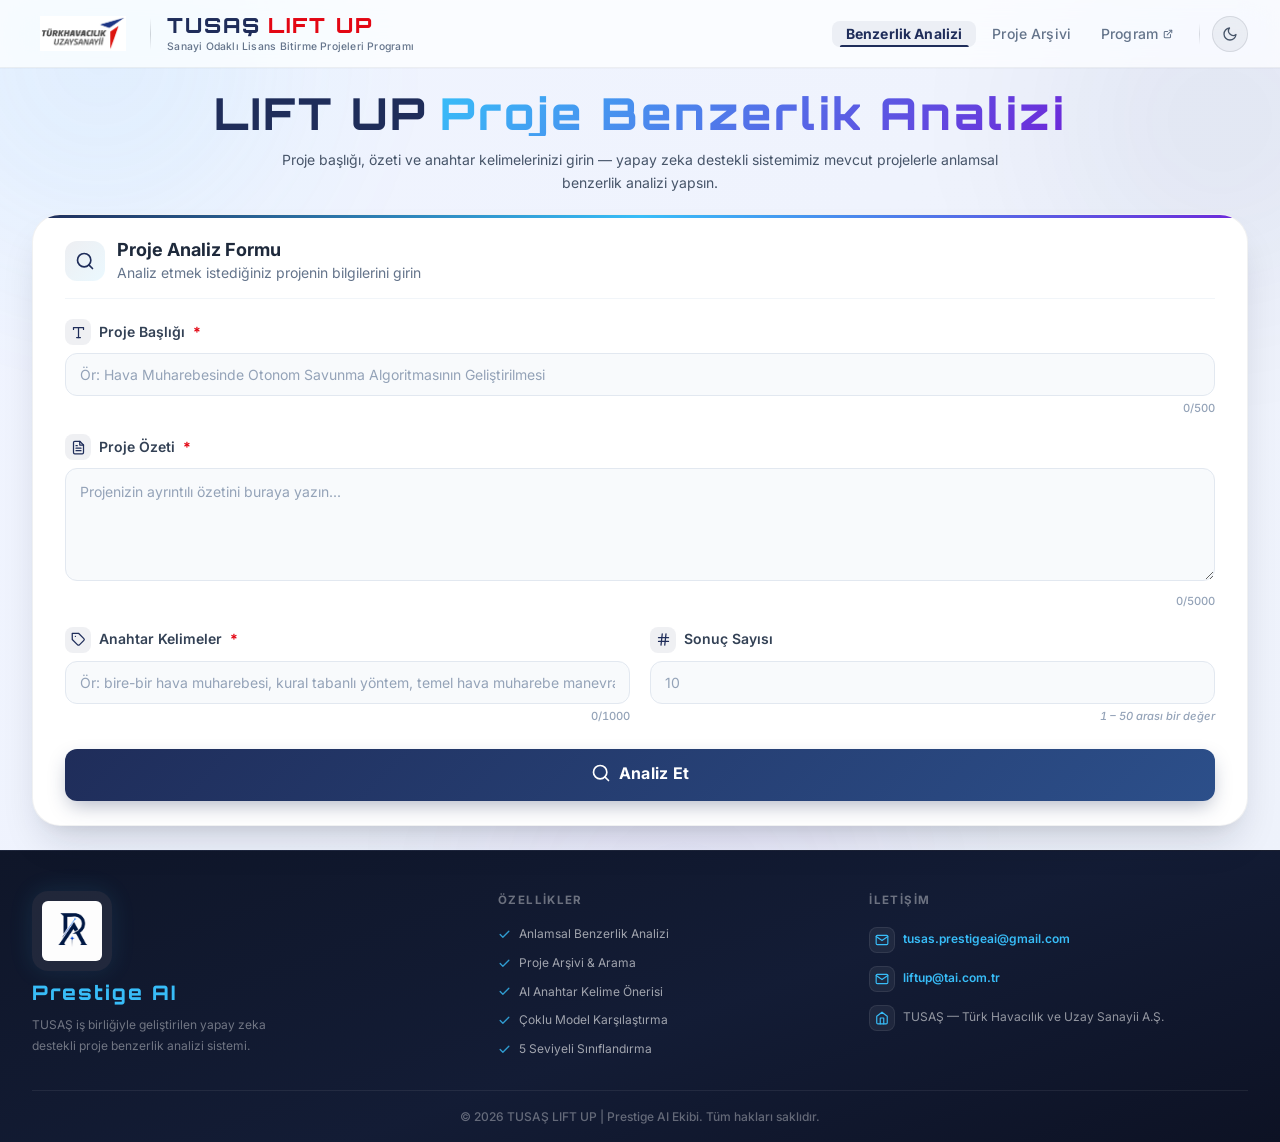
<file: similarity_analysis_app/frontend/index.html>
<!DOCTYPE html>
<html lang="tr">

<head>
    <meta charset="UTF-8">
    <meta name="viewport" content="width=device-width, initial-scale=1.0">
    <meta name="description"
        content="LIFT UP Proje Benzerlik Analizi — SBERT ve pgvector tabanlı semantik proje benzerlik analizi sistemi. Proje başlığı ve özetini girerek mevcut projelerle benzerlik analizi yapın.">
    <meta name="keywords" content="LIFT UP, TÜBİTAK, proje benzerlik analizi, SBERT, semantik analiz, pgvector">
    <meta name="author" content="LIFT UP Project Team">
    <title>Prestige AI</title>
    <link rel="icon" type="image/png" href="assets/app_logo.png">

    <!-- Google Fonts -->
    <link rel="preconnect" href="https://fonts.googleapis.com">
    <link rel="preconnect" href="https://fonts.gstatic.com" crossorigin>
    <link
        href="https://fonts.googleapis.com/css2?family=Inter:wght@300;400;500;600;700;800&family=Orbitron:wght@500;600;700;800&display=swap"
        rel="stylesheet">

    <!-- Styles -->
    <link rel="stylesheet" href="css/styles.css?v=20260610d">
    <!-- Anti-FOUC: set theme before first paint -->
    <script>
        (function () {
            var saved = localStorage.getItem('lift-theme');
            var prefersDark = window.matchMedia('(prefers-color-scheme: dark)').matches;
            document.documentElement.setAttribute('data-theme', saved || (prefersDark ? 'dark' : 'light'));
        })();
    </script>
</head>

<body>

    <!-- Decorative background mesh -->
    <div class="bg-mesh" aria-hidden="true">
        <div class="bg-mesh__blob bg-mesh__blob--1"></div>
        <div class="bg-mesh__blob bg-mesh__blob--2"></div>
        <div class="bg-mesh__blob bg-mesh__blob--3"></div>
    </div>

    <!-- ═══════════════════════════════════════════════════════════ -->
    <!-- HEADER                                                     -->
    <!-- ═══════════════════════════════════════════════════════════ -->
    <header class="header" id="header">
        <div class="header__container">
            <div class="header__brand">
                <a href="#" class="header__logo" id="header-logo" aria-label="TUSAŞ Anasayfa">
                    <img src="assets/tusas_logo.png" alt="Türk Havacılık ve Uzay Sanayii"
                        class="header__logo-img">
                </a>
                <div class="header__divider" aria-hidden="true"></div>
                <div class="header__text">
                    <h1 class="header__title">
                        <span class="header__title-tusas">TUSAŞ</span>
                        <span class="header__title-lift">LIFT UP</span>
                    </h1>
                    <p class="header__subtitle">Sanayi Odaklı Lisans Bitirme Projeleri Programı</p>
                </div>
            </div>

            <!-- Right side: nav tabs + theme toggle -->
            <div class="header__right">
                <nav class="header__nav" id="header-nav" role="tablist" aria-label="Sayfa seçimi">
                    <button type="button" class="nav-tab active" id="tab-analyze"
                        data-view="analyze" role="tab" aria-selected="true" aria-controls="analyze-view">
                        <span class="nav-tab__label">Benzerlik Analizi</span>
                    </button>
                    <button type="button" class="nav-tab" id="tab-history"
                        data-view="history" role="tab" aria-selected="false" aria-controls="history-view">
                        <span class="nav-tab__label">Proje Arşivi</span>
                    </button>
                    <a href="https://liftup.tusas.com/" target="_blank" rel="noopener noreferrer"
                        class="nav-tab nav-tab--link">
                        <span class="nav-tab__label">Program</span>
                        <svg width="10" height="10" viewBox="0 0 24 24" fill="none" stroke="currentColor"
                            stroke-width="2.5" stroke-linecap="round" stroke-linejoin="round">
                            <path d="M18 13v6a2 2 0 0 1-2 2H5a2 2 0 0 1-2-2V8a2 2 0 0 1 2-2h6"/>
                            <polyline points="15 3 21 3 21 9"/>
                            <line x1="10" y1="14" x2="21" y2="3"/>
                        </svg>
                    </a>
                </nav>

                <div class="header__sep" aria-hidden="true"></div>

                <button class="theme-toggle" id="theme-toggle" aria-label="Karanlık modu aç/kapat" title="Karanlık mod">
                    <svg class="theme-toggle__icon theme-toggle__moon" width="16" height="16" viewBox="0 0 24 24"
                        fill="none" stroke="currentColor" stroke-width="2" stroke-linecap="round" stroke-linejoin="round">
                        <path d="M21 12.79A9 9 0 1 1 11.21 3 7 7 0 0 0 21 12.79z"/>
                    </svg>
                    <svg class="theme-toggle__icon theme-toggle__sun" width="16" height="16" viewBox="0 0 24 24"
                        fill="none" stroke="currentColor" stroke-width="2" stroke-linecap="round" stroke-linejoin="round">
                        <circle cx="12" cy="12" r="5"/>
                        <line x1="12" y1="1" x2="12" y2="3"/><line x1="12" y1="21" x2="12" y2="23"/>
                        <line x1="4.22" y1="4.22" x2="5.64" y2="5.64"/><line x1="18.36" y1="18.36" x2="19.78" y2="19.78"/>
                        <line x1="1" y1="12" x2="3" y2="12"/><line x1="21" y1="12" x2="23" y2="12"/>
                        <line x1="4.22" y1="19.78" x2="5.64" y2="18.36"/><line x1="18.36" y1="5.64" x2="19.78" y2="4.22"/>
                    </svg>
                </button>
            </div>
        </div>
    </header>

    <!-- ═══════════════════════════════════════════════════════════ -->
    <!-- MAIN CONTENT                                               -->
    <!-- ═══════════════════════════════════════════════════════════ -->
    <main class="main" id="main-content">

        <!-- ═══════════════════════════════════════════════════════════ -->
        <!-- VIEW: BENZERLİK ANALİZİ (DEFAULT)                          -->
        <!-- ═══════════════════════════════════════════════════════════ -->
        <div class="view view--active" id="analyze-view" role="tabpanel" aria-labelledby="tab-analyze">

        <!-- ─── Hero + Form ─────────────────────────────────────── -->
        <section class="content-grid" id="content-section">
            <div class="content-grid__container">

                <!-- Compact Hero with brand text -->
                <div class="hero" id="hero">
                    <h2 class="hero__title">
                        <span class="hero__title-main">LIFT UP</span>
                        <span class="hero__title-accent">Proje Benzerlik Analizi</span>
                    </h2>
                    <p class="hero__desc">
                        Proje başlığı, özeti ve anahtar kelimelerinizi girin — yapay zeka
                        destekli sistemimiz mevcut projelerle anlamsal benzerlik analizi yapsın.
                    </p>
                </div>

                <!-- Analysis Form -->
                <div class="form-panel" id="form-section">
                    <div class="form-panel__header">
                        <div class="form-panel__icon">
                            <svg width="20" height="20" viewBox="0 0 24 24" fill="none" stroke="currentColor"
                                stroke-width="2" stroke-linecap="round" stroke-linejoin="round">
                                <circle cx="11" cy="11" r="8" />
                                <path d="m21 21-4.35-4.35" />
                            </svg>
                        </div>
                        <div>
                            <h3 class="form-panel__title">Proje Analiz Formu</h3>
                            <p class="form-panel__subtitle">Analiz etmek istediğiniz projenin bilgilerini girin</p>
                        </div>
                    </div>

                    <form class="form" id="analyze-form" novalidate>
                        <!-- Proje Başlığı -->
                        <div class="form__group form__group--full" id="group-title">
                            <label class="form__label" for="project-title">
                                <span class="form__label-icon">
                                    <svg width="15" height="15" viewBox="0 0 24 24" fill="none" stroke="currentColor" stroke-width="2" stroke-linecap="round" stroke-linejoin="round">
                                        <polyline points="4 7 4 4 20 4 20 7"/><line x1="9" y1="20" x2="15" y2="20"/><line x1="12" y1="4" x2="12" y2="20"/>
                                    </svg>
                                </span>
                                Proje Başlığı
                                <span class="form__label-required">*</span>
                            </label>
                            <input type="text" class="form__input" id="project-title" name="title"
                                placeholder="Ör: Hava Muharebesinde Otonom Savunma Algoritmasının Geliştirilmesi"
                                minlength="3" maxlength="500" required autocomplete="off">
                            <div class="form__meta">
                                <span class="form__error" id="title-error"></span>
                                <span class="form__counter"><span id="title-count">0</span>/500</span>
                            </div>
                        </div>

                        <!-- Proje Özeti -->
                        <div class="form__group form__group--full" id="group-abstract">
                            <label class="form__label" for="project-abstract">
                                <span class="form__label-icon">
                                    <svg width="15" height="15" viewBox="0 0 24 24" fill="none" stroke="currentColor" stroke-width="2" stroke-linecap="round" stroke-linejoin="round">
                                        <path d="M14 2H6a2 2 0 0 0-2 2v16a2 2 0 0 0 2 2h12a2 2 0 0 0 2-2V8z"/><polyline points="14 2 14 8 20 8"/><line x1="16" y1="13" x2="8" y2="13"/><line x1="16" y1="17" x2="8" y2="17"/><line x1="10" y1="9" x2="8" y2="9"/>
                                    </svg>
                                </span>
                                Proje Özeti
                                <span class="form__label-required">*</span>
                            </label>
                            <textarea class="form__textarea" id="project-abstract" name="abstract"
                                placeholder="Projenizin ayrıntılı özetini buraya yazın..." minlength="10"
                                maxlength="5000" required rows="4"></textarea>
                            <div class="form__meta">
                                <span class="form__error" id="abstract-error"></span>
                                <span class="form__counter"><span id="abstract-count">0</span>/5000</span>
                            </div>
                        </div>

                        <!-- Anahtar Kelimeler -->
                        <div class="form__group" id="group-keywords">
                            <div class="form__label-row">
                                <label class="form__label" for="project-keywords">
                                    <span class="form__label-icon">
                                        <svg width="15" height="15" viewBox="0 0 24 24" fill="none" stroke="currentColor" stroke-width="2" stroke-linecap="round" stroke-linejoin="round">
                                            <path d="M20.59 13.41l-7.17 7.17a2 2 0 0 1-2.83 0L2 12V2h10l8.59 8.59a2 2 0 0 1 0 2.82z"/><line x1="7" y1="7" x2="7.01" y2="7"/>
                                        </svg>
                                    </span>
                                    Anahtar Kelimeler
                                    <span class="form__label-required">*</span>
                                </label>
                                <button type="button" class="ai-suggest-btn" id="ai-suggest-btn" hidden
                                    aria-label="AI ile anahtar kelime öner">
                                    <span class="ai-suggest-btn__content" id="ai-suggest-content">
                                        <svg class="ai-suggest-btn__icon" width="14" height="14" viewBox="0 0 24 24"
                                            fill="none" stroke="currentColor" stroke-width="2" stroke-linecap="round"
                                            stroke-linejoin="round">
                                            <path d="M12 2l1.5 4.5L18 8l-4.5 1.5L12 14l-1.5-4.5L6 8l4.5-1.5L12 2z" />
                                            <path d="M19 14l.7 2.1L22 17l-2.3.9L19 20l-.7-2.1L16 17l2.3-.9L19 14z" />
                                        </svg>
                                        AI Önerisi
                                    </span>
                                    <span class="ai-suggest-btn__loading" id="ai-suggest-loading" hidden>
                                        <span class="ai-suggest-btn__spinner"></span>
                                        Öneri alınıyor...
                                    </span>
                                </button>
                            </div>
                            <input type="text" class="form__input" id="project-keywords" name="keywords"
                                placeholder="Ör: bire-bir hava muharebesi, kural tabanlı yöntem, temel hava muharebe manevraları"
                                minlength="3" maxlength="1000" required autocomplete="off">
                            <div class="form__meta">
                                <span class="form__error" id="keywords-error"></span>
                                <span class="form__counter"><span id="keywords-count">0</span>/1000</span>
                            </div>
                            <div class="ai-suggest-msg" id="ai-suggest-msg" hidden></div>
                        </div>

                        <!-- Sonuç Sayısı (top_k) -->
                        <div class="form__group" id="group-topk">
                            <label class="form__label" for="project-topk">
                                <span class="form__label-icon">
                                    <svg width="15" height="15" viewBox="0 0 24 24" fill="none" stroke="currentColor" stroke-width="2" stroke-linecap="round" stroke-linejoin="round">
                                        <line x1="4" y1="9" x2="20" y2="9"/><line x1="4" y1="15" x2="20" y2="15"/><line x1="10" y1="3" x2="8" y2="21"/><line x1="16" y1="3" x2="14" y2="21"/>
                                    </svg>
                                </span>
                                Sonuç Sayısı
                            </label>
                            <input type="number" class="form__input" id="project-topk" name="top_k"
                                placeholder="10" min="1" max="50" autocomplete="off">
                            <div class="form__meta">
                                <span class="form__error" id="topk-error"></span>
                                <span class="form__counter form__counter--hint">1 – 50 arası bir değer</span>
                            </div>
                        </div>

                        <!-- Submit Button -->
                        <div class="form__submit-wrap">
                            <button type="submit" class="form__submit" id="submit-btn">
                                <span class="form__submit-content" id="submit-content">
                                    <svg class="form__submit-icon" width="20" height="20" viewBox="0 0 24 24" fill="none"
                                        stroke="currentColor" stroke-width="2" stroke-linecap="round"
                                        stroke-linejoin="round">
                                        <circle cx="11" cy="11" r="8" />
                                        <path d="m21 21-4.35-4.35" />
                                    </svg>
                                    Analiz Et
                                </span>
                                <span class="form__submit-loading" id="submit-loading">
                                    <span class="spinner"></span>
                                    Analiz Ediliyor...
                                </span>
                            </button>
                        </div>
                    </form>
                </div>

            </div>
        </section>

        <!-- ─── Results Section ──────────────────────────────── -->
        <section class="results-section" id="results-section" style="display: none;">
            <div class="results-section__container">

                <!-- Query Summary -->
                <div class="query-summary" id="query-summary">
                    <h3 class="query-summary__heading">
                        <svg width="20" height="20" viewBox="0 0 24 24" fill="none" stroke="currentColor"
                            stroke-width="2" stroke-linecap="round" stroke-linejoin="round">
                            <circle cx="11" cy="11" r="8" />
                            <path d="m21 21-4.35-4.35" />
                        </svg>
                        Analiz Edilen Proje
                    </h3>
                    <div class="query-summary__fields">
                        <div class="query-summary__field">
                            <span class="query-summary__label">
                                <svg width="13" height="13" viewBox="0 0 24 24" fill="none" stroke="currentColor" stroke-width="2.5" stroke-linecap="round" stroke-linejoin="round">
                                    <polyline points="4 7 4 4 20 4 20 7"/><line x1="9" y1="20" x2="15" y2="20"/><line x1="12" y1="4" x2="12" y2="20"/>
                                </svg>
                                Başlık
                            </span>
                            <p class="query-summary__value" id="query-title"></p>
                        </div>
                        <div class="query-summary__field">
                            <span class="query-summary__label">
                                <svg width="13" height="13" viewBox="0 0 24 24" fill="none" stroke="currentColor" stroke-width="2.5" stroke-linecap="round" stroke-linejoin="round">
                                    <path d="M14 2H6a2 2 0 0 0-2 2v16a2 2 0 0 0 2 2h12a2 2 0 0 0 2-2V8z"/><polyline points="14 2 14 8 20 8"/><line x1="16" y1="13" x2="8" y2="13"/><line x1="16" y1="17" x2="8" y2="17"/><line x1="10" y1="9" x2="8" y2="9"/>
                                </svg>
                                Özet
                            </span>
                            <p class="query-summary__value query-summary__value--abstract" id="query-abstract"></p>
                        </div>
                        <div class="query-summary__field">
                            <span class="query-summary__label">
                                <svg width="13" height="13" viewBox="0 0 24 24" fill="none" stroke="currentColor" stroke-width="2.5" stroke-linecap="round" stroke-linejoin="round">
                                    <path d="M20.59 13.41l-7.17 7.17a2 2 0 0 1-2.83 0L2 12V2h10l8.59 8.59a2 2 0 0 1 0 2.82z"/><line x1="7" y1="7" x2="7.01" y2="7"/>
                                </svg>
                                Anahtar Kelimeler
                            </span>
                            <p class="query-summary__value" id="query-keywords"></p>
                        </div>
                    </div>
                </div>

                <!-- Results Toolbar: Top-K Re-query + Year Filter + Sort Order -->
                <div class="results-toolbar" id="results-toolbar">
                    <!-- Top-K -->
                    <div class="results-toolbar__field">
                        <label class="results-toolbar__label" for="results-topk">
                            <span class="results-toolbar__label-icon">
                                <svg width="13" height="13" viewBox="0 0 24 24" fill="none" stroke="currentColor" stroke-width="2.5" stroke-linecap="round" stroke-linejoin="round">
                                    <line x1="4" y1="9" x2="20" y2="9"/><line x1="4" y1="15" x2="20" y2="15"/><line x1="10" y1="3" x2="8" y2="21"/><line x1="16" y1="3" x2="14" y2="21"/>
                                </svg>
                            </span>
                            Sonuç Sayısı
                        </label>
                        <div class="results-toolbar__input-group">
                            <input type="number" id="results-topk" class="results-toolbar__input" min="1" max="50"
                                placeholder="5">
                            <button type="button" id="results-topk-btn" class="results-toolbar__btn"
                                title="Sonuç sayısını güncelle" aria-label="Sonuç sayısını güncelle">
                                <span class="results-toolbar__btn-content" id="results-topk-btn-content">
                                    <svg width="16" height="16" viewBox="0 0 24 24" fill="none" stroke="currentColor"
                                        stroke-width="2.2" stroke-linecap="round" stroke-linejoin="round">
                                        <path d="M21 2v6h-6" />
                                        <path d="M3 12a9 9 0 0 1 15-6.7L21 8" />
                                        <path d="M3 22v-6h6" />
                                        <path d="M21 12a9 9 0 0 1-15 6.7L3 16" />
                                    </svg>
                                </span>
                                <span class="results-toolbar__btn-loading" id="results-topk-btn-loading" hidden>
                                    <span class="results-toolbar__spinner"></span>
                                </span>
                            </button>
                        </div>
                    </div>

                    <!-- Year Filter -->
                    <div class="results-toolbar__field">
                        <label class="results-toolbar__label" for="results-year">
                            <span class="results-toolbar__label-icon">
                                <svg width="13" height="13" viewBox="0 0 24 24" fill="none" stroke="currentColor" stroke-width="2.5" stroke-linecap="round" stroke-linejoin="round">
                                    <rect x="3" y="4" width="18" height="18" rx="2" ry="2"/><line x1="16" y1="2" x2="16" y2="6"/><line x1="8" y1="2" x2="8" y2="6"/><line x1="3" y1="10" x2="21" y2="10"/>
                                </svg>
                            </span>
                            Yıl Filtresi
                        </label>
                        <select id="results-year" class="results-toolbar__select">
                            <option value="">Tüm Yıllar</option>
                        </select>
                    </div>

                    <!-- Sort Order -->
                    <div class="results-toolbar__field">
                        <label class="results-toolbar__label">
                            <span class="results-toolbar__label-icon">
                                <svg width="13" height="13" viewBox="0 0 24 24" fill="none" stroke="currentColor" stroke-width="2.5" stroke-linecap="round" stroke-linejoin="round">
                                    <path d="m7 15 5 5 5-5"/><path d="m7 9 5-5 5 5"/>
                                </svg>
                            </span>
                            Sıralama
                        </label>
                        <div class="results-toolbar__sort" role="group" aria-label="Sıralama yönü">
                            <button type="button" class="results-toolbar__sort-btn active" id="sort-desc"
                                data-sort="desc" aria-pressed="true">
                                ↓ En Benzer Önce
                            </button>
                            <button type="button" class="results-toolbar__sort-btn" id="sort-asc" data-sort="asc"
                                aria-pressed="false">
                                ↑ En Az Benzer Önce
                            </button>
                        </div>
                    </div>
                </div>

                <!-- Results Header -->
                <div class="results__header">
                    <h3 class="results__title">
                        <svg width="22" height="22" viewBox="0 0 24 24" fill="none" stroke="currentColor"
                            stroke-width="2" stroke-linecap="round" stroke-linejoin="round">
                            <path d="M16 4h2a2 2 0 0 1 2 2v14a2 2 0 0 1-2 2H6a2 2 0 0 1-2-2V6a2 2 0 0 1 2-2h2" />
                            <rect width="8" height="4" x="8" y="2" rx="1" ry="1" />
                        </svg>
                        Benzer Projeler
                    </h3>
                    <span class="results__count" id="results-count"></span>
                </div>

                <!-- Project Cards Container -->
                <div class="results__cards" id="results-cards">
                    <!-- Cards will be dynamically rendered here -->
                </div>

                <!-- New Analysis Button -->
                <div class="results__actions">
                    <button type="button" class="btn-new-analysis" id="btn-new-analysis">
                        <svg width="18" height="18" viewBox="0 0 24 24" fill="none" stroke="currentColor"
                            stroke-width="2" stroke-linecap="round" stroke-linejoin="round">
                            <path d="M12 5v14M5 12h14" />
                        </svg>
                        Yeni Analiz
                    </button>
                </div>
            </div>
        </section>

        <!-- ─── Error Section ────────────────────────────────── -->
        <section class="error-section" id="error-section" style="display: none;">
            <div class="error-section__container">
                <div class="error__icon">⚠️</div>
                <h3 class="error__title" id="error-title">Bir Hata Oluştu</h3>
                <p class="error__message" id="error-message"></p>
                <button type="button" class="btn-retry" id="btn-retry">
                    <svg width="18" height="18" viewBox="0 0 24 24" fill="none" stroke="currentColor" stroke-width="2"
                        stroke-linecap="round" stroke-linejoin="round">
                        <path d="M21 2v6h-6" />
                        <path d="M3 12a9 9 0 0 1 15-6.7L21 8" />
                        <path d="M3 22v-6h6" />
                        <path d="M21 12a9 9 0 0 1-15 6.7L3 16" />
                    </svg>
                    Tekrar Dene
                </button>
            </div>
        </section>

        </div><!-- /#analyze-view -->

        <!-- ═══════════════════════════════════════════════════════════ -->
        <!-- VIEW: PROJE GEÇMİŞİ                                        -->
        <!-- ═══════════════════════════════════════════════════════════ -->
        <div class="view" id="history-view" role="tabpanel" aria-labelledby="tab-history" hidden>

            <section class="history-section">
                <div class="history-section__container">

                    <!-- Hero -->
                    <div class="history-hero">
                        <h2 class="history-hero__title">
                            <span class="history-hero__title-main">Proje</span>
                            <span class="history-hero__title-accent">Arşivi</span>
                        </h2>
                        <p class="history-hero__desc">
                            LIFT UP programındaki tüm projeleri görüntüleyin, arama yapın ve detayları inceleyin.
                        </p>
                    </div>

                    <!-- Filter Toolbar -->
                    <div class="history-toolbar" id="history-toolbar">

                        <!-- Search -->
                        <div class="history-toolbar__field history-toolbar__field--search">
                            <label class="history-toolbar__label" for="history-search">
                                <span class="history-toolbar__label-icon">
                                    <svg width="13" height="13" viewBox="0 0 24 24" fill="none" stroke="currentColor"
                                        stroke-width="2.5" stroke-linecap="round" stroke-linejoin="round">
                                        <circle cx="11" cy="11" r="8"/>
                                        <path d="m21 21-4.35-4.35"/>
                                    </svg>
                                </span>
                                Ara
                            </label>
                            <div class="history-search">
                                <svg class="history-search__icon" width="16" height="16" viewBox="0 0 24 24" fill="none"
                                    stroke="currentColor" stroke-width="2" stroke-linecap="round" stroke-linejoin="round">
                                    <circle cx="11" cy="11" r="8"/>
                                    <path d="m21 21-4.35-4.35"/>
                                </svg>
                                <input type="text" class="history-search__input" id="history-search"
                                    placeholder="Başlık, özet veya anahtar kelime ile ara..."
                                    autocomplete="off">
                            </div>
                        </div>

                        <!-- Year Filter -->
                        <div class="history-toolbar__field">
                            <label class="history-toolbar__label" for="history-year">
                                <span class="history-toolbar__label-icon">
                                    <svg width="13" height="13" viewBox="0 0 24 24" fill="none" stroke="currentColor"
                                        stroke-width="2.5" stroke-linecap="round" stroke-linejoin="round">
                                        <rect x="3" y="4" width="18" height="18" rx="2" ry="2"/>
                                        <line x1="16" y1="2" x2="16" y2="6"/>
                                        <line x1="8" y1="2" x2="8" y2="6"/>
                                        <line x1="3" y1="10" x2="21" y2="10"/>
                                    </svg>
                                </span>
                                Yıl
                            </label>
                            <select id="history-year" class="history-toolbar__select">
                                <option value="">Tüm Yıllar</option>
                            </select>
                        </div>

                        <!-- Clear Filters -->
                        <div class="history-toolbar__field history-toolbar__field--actions">
                            <span class="history-toolbar__label">&nbsp;</span>
                            <button type="button" class="history-clear-btn" id="history-clear" disabled
                                title="Filtreleri temizle">
                                <svg width="14" height="14" viewBox="0 0 24 24" fill="none" stroke="currentColor"
                                    stroke-width="2" stroke-linecap="round" stroke-linejoin="round">
                                    <circle cx="12" cy="12" r="10"/>
                                    <line x1="15" y1="9" x2="9" y2="15"/>
                                    <line x1="9" y1="9" x2="15" y2="15"/>
                                </svg>
                                Temizle
                            </button>
                        </div>

                        <!-- Results Badge -->
                        <span class="history-toolbar__badge" id="history-badge">— proje</span>
                    </div>

                    <!-- Cards Container -->
                    <div class="history-cards" id="history-cards">
                        <!-- Loading state -->
                        <div class="history-loading" id="history-loading">
                            <span class="history-loading__spinner"></span>
                            <span class="history-loading__text">Projeler yükleniyor...</span>
                        </div>
                    </div>

                    <!-- Pagination -->
                    <div class="history-pagination" id="history-pagination" hidden>
                        <span class="history-pagination__info" id="history-page-info">—</span>
                        <div class="history-pagination__btns">
                            <button type="button" class="history-page-btn" id="history-prev" disabled>
                                <svg width="14" height="14" viewBox="0 0 24 24" fill="none" stroke="currentColor"
                                    stroke-width="2.5" stroke-linecap="round" stroke-linejoin="round">
                                    <polyline points="15 18 9 12 15 6"/>
                                </svg>
                                Önceki
                            </button>
                            <span class="history-pagination__pages" id="history-pages"></span>
                            <button type="button" class="history-page-btn" id="history-next" disabled>
                                Sonraki
                                <svg width="14" height="14" viewBox="0 0 24 24" fill="none" stroke="currentColor"
                                    stroke-width="2.5" stroke-linecap="round" stroke-linejoin="round">
                                    <polyline points="9 18 15 12 9 6"/>
                                </svg>
                            </button>
                        </div>
                    </div>

                </div>
            </section>

            <!-- Project Detail Modal -->
            <div class="history-modal" id="history-modal" hidden role="dialog"
                aria-labelledby="history-modal-title" aria-modal="true">
                <div class="history-modal__backdrop" id="history-modal-backdrop"></div>
                <div class="history-modal__dialog" role="document">
                    <div class="history-modal__header">
                        <div class="history-modal__heading">
                            <span class="history-modal__icon">
                                <svg width="20" height="20" viewBox="0 0 24 24" fill="none" stroke="currentColor"
                                    stroke-width="2" stroke-linecap="round" stroke-linejoin="round">
                                    <path d="M14 2H6a2 2 0 0 0-2 2v16a2 2 0 0 0 2 2h12a2 2 0 0 0 2-2V8z"/>
                                    <polyline points="14 2 14 8 20 8"/>
                                </svg>
                            </span>
                            <h3 class="history-modal__title" id="history-modal-title">Proje Detayları</h3>
                        </div>
                        <button type="button" class="history-modal__close" id="history-modal-close"
                            aria-label="Kapat">
                            <svg width="18" height="18" viewBox="0 0 24 24" fill="none" stroke="currentColor"
                                stroke-width="2" stroke-linecap="round" stroke-linejoin="round">
                                <line x1="18" y1="6" x2="6" y2="18"/>
                                <line x1="6" y1="6" x2="18" y2="18"/>
                            </svg>
                        </button>
                    </div>

                    <div class="history-modal__body">
                        <div class="history-modal__meta">
                            <span class="history-modal__year" id="history-modal-year"></span>
                            <span class="history-modal__id">Proje ID: <strong id="history-modal-id"></strong></span>
                        </div>

                        <h4 class="history-modal__project-title" id="history-modal-project-title"></h4>

                        <section class="history-modal__section">
                            <h5 class="history-modal__section-title">
                                <svg width="14" height="14" viewBox="0 0 24 24" fill="none" stroke="currentColor"
                                    stroke-width="2.4" stroke-linecap="round" stroke-linejoin="round">
                                    <line x1="17" y1="10" x2="3" y2="10"/>
                                    <line x1="21" y1="6" x2="3" y2="6"/>
                                    <line x1="21" y1="14" x2="3" y2="14"/>
                                    <line x1="17" y1="18" x2="3" y2="18"/>
                                </svg>
                                Özet
                            </h5>
                            <p class="history-modal__abstract" id="history-modal-abstract"></p>
                        </section>

                        <section class="history-modal__section">
                            <h5 class="history-modal__section-title">
                                <svg width="14" height="14" viewBox="0 0 24 24" fill="none" stroke="currentColor"
                                    stroke-width="2.4" stroke-linecap="round" stroke-linejoin="round">
                                    <path d="M20.59 13.41l-7.17 7.17a2 2 0 0 1-2.83 0L2 12V2h10l8.59 8.59a2 2 0 0 1 0 2.82z"/>
                                    <line x1="7" y1="7" x2="7.01" y2="7"/>
                                </svg>
                                Anahtar Kelimeler
                            </h5>
                            <div class="history-modal__keywords" id="history-modal-keywords"></div>
                        </section>
                    </div>

                    <div class="history-modal__footer">
                        <button type="button" class="history-modal__btn" id="history-modal-close-btn">Kapat</button>
                    </div>
                </div>
            </div>

        </div><!-- /#history-view -->

    </main>

    <!-- ═══════════════════════════════════════════════════════════ -->
    <!-- FOOTER                                                     -->
    <!-- ═══════════════════════════════════════════════════════════ -->
    <footer class="footer" id="footer">
        <div class="footer__container">

            <!-- ─── Main Grid ───────────────────────────── -->
            <div class="footer__grid">

                <!-- Brand Column -->
                <div class="footer__col footer__col--brand">
                    <div class="footer__logo-wrap">
                        <img src="assets/app_logo.png" alt="Prestige AI Logosu" class="footer__logo-img">
                    </div>
                    <p class="footer__brand-name">Prestige AI</p>
                    <p class="footer__brand-desc">
                        TUSAŞ iş birliğiyle geliştirilen yapay zeka destekli proje benzerlik analizi sistemi.
                    </p>
                </div>

                <!-- System Column -->
                <div class="footer__col">
                    <h4 class="footer__col-title">Özellikler</h4>
                    <ul class="footer__list">
                        <li class="footer__list-item">
                            <svg width="13" height="13" viewBox="0 0 24 24" fill="none" stroke="currentColor" stroke-width="2.5" stroke-linecap="round" stroke-linejoin="round"><polyline points="20 6 9 17 4 12"/></svg>
                            Anlamsal Benzerlik Analizi
                        </li>
                        <li class="footer__list-item">
                            <svg width="13" height="13" viewBox="0 0 24 24" fill="none" stroke="currentColor" stroke-width="2.5" stroke-linecap="round" stroke-linejoin="round"><polyline points="20 6 9 17 4 12"/></svg>
                            Proje Arşivi &amp; Arama
                        </li>
                        <li class="footer__list-item">
                            <svg width="13" height="13" viewBox="0 0 24 24" fill="none" stroke="currentColor" stroke-width="2.5" stroke-linecap="round" stroke-linejoin="round"><polyline points="20 6 9 17 4 12"/></svg>
                            AI Anahtar Kelime Önerisi
                        </li>
                        <li class="footer__list-item">
                            <svg width="13" height="13" viewBox="0 0 24 24" fill="none" stroke="currentColor" stroke-width="2.5" stroke-linecap="round" stroke-linejoin="round"><polyline points="20 6 9 17 4 12"/></svg>
                            Çoklu Model Karşılaştırma
                        </li>
                        <li class="footer__list-item">
                            <svg width="13" height="13" viewBox="0 0 24 24" fill="none" stroke="currentColor" stroke-width="2.5" stroke-linecap="round" stroke-linejoin="round"><polyline points="20 6 9 17 4 12"/></svg>
                            5 Seviyeli Sınıflandırma
                        </li>
                    </ul>
                </div>

                <!-- Contact Column -->
                <div class="footer__col">
                    <h4 class="footer__col-title">İletişim</h4>
                    <ul class="footer__list">
                        <li class="footer__contact-item">
                            <span class="footer__contact-icon">
                                <svg width="14" height="14" viewBox="0 0 24 24" fill="none" stroke="currentColor" stroke-width="2" stroke-linecap="round" stroke-linejoin="round">
                                    <path d="M4 4h16c1.1 0 2 .9 2 2v12c0 1.1-.9 2-2 2H4c-1.1 0-2-.9-2-2V6c0-1.1.9-2 2-2z"/>
                                    <polyline points="22,6 12,13 2,6"/>
                                </svg>
                            </span>
                            <a href="mailto:tusas.prestigeai@gmail.com" class="footer__contact-link">
                                tusas.prestigeai@gmail.com
                            </a>
                        </li>
                        <li class="footer__contact-item">
                            <span class="footer__contact-icon">
                                <svg width="14" height="14" viewBox="0 0 24 24" fill="none" stroke="currentColor" stroke-width="2" stroke-linecap="round" stroke-linejoin="round">
                                    <path d="M4 4h16c1.1 0 2 .9 2 2v12c0 1.1-.9 2-2 2H4c-1.1 0-2-.9-2-2V6c0-1.1.9-2 2-2z"/>
                                    <polyline points="22,6 12,13 2,6"/>
                                </svg>
                            </span>
                            <a href="mailto:liftup@tai.com.tr" class="footer__contact-link">
                                liftup@tai.com.tr
                            </a>
                        </li>
                        <li class="footer__contact-item">
                            <span class="footer__contact-icon">
                                <svg width="14" height="14" viewBox="0 0 24 24" fill="none" stroke="currentColor" stroke-width="2" stroke-linecap="round" stroke-linejoin="round">
                                    <path d="M3 9l9-7 9 7v11a2 2 0 0 1-2 2H5a2 2 0 0 1-2-2z"/>
                                    <polyline points="9 22 9 12 15 12 15 22"/>
                                </svg>
                            </span>
                            <span class="footer__contact-nowrap">TUSAŞ — Türk Havacılık ve Uzay Sanayii A.Ş.</span>
                        </li>
                    </ul>
                </div>

            </div><!-- /.footer__grid -->

            <!-- ─── Bottom Bar ──────────────────────────── -->
            <div class="footer__bottom">
                <p class="footer__copyright footer__copyright--center">
                    &copy; 2026 TUSAŞ LIFT UP | Prestige AI Ekibi. Tüm hakları saklıdır.
                </p>
            </div>

        </div>
    </footer>

    <!-- JavaScript -->
    <script src="js/main.js?v=20260610"></script>
</body>

</html>
</file>
<file: similarity_analysis_app/frontend/css/styles.css>
/* ═══════════════════════════════════════════════════════════════
   LIFT UP — Proje Benzerlik Analizi Sistemi
   Modern Design System
   ═══════════════════════════════════════════════════════════════ */

/* ─── CSS Custom Properties (Design Tokens) ────────────────── */
:root {
    /* TUSAŞ Kurumsal Renk Paleti */
    --tusas-navy: #1F2D5A;
    --tusas-blue: #1F2D5A;
    --tusas-sky: #38bdf8;
    --tusas-red: #E30613;
    --tusas-dark: #0d1224;
    --tusas-white: #ffffff;

    /* Primary Palette */
    --primary-50: #edf1f8;
    --primary-100: #dce4f0;
    --primary-200: #b9c9e1;
    --primary-300: #8aa5cc;
    --primary-400: #5a7fb5;
    --primary-500: #2c4f8a;
    --primary-600: #1F2D5A;
    --primary-700: #192447;
    --primary-800: #131b35;
    --primary-900: #0d1224;

    /* Neutral Palette */
    --neutral-50: #f8fafc;
    --neutral-100: #f1f5f9;
    --neutral-200: #e2e8f0;
    --neutral-300: #cbd5e1;
    --neutral-400: #94a3b8;
    --neutral-500: #64748b;
    --neutral-600: #475569;
    --neutral-700: #334155;
    --neutral-800: #1e293b;
    --neutral-900: #0f172a;

    /* Semantic Colors */
    --success-50: #f0fdf4;
    --success-100: #dcfce7;
    --success-200: #bbf7d0;
    --success-500: #22c55e;
    --success-600: #16a34a;
    --success-700: #15803d;

    --warning-50: #fffbeb;
    --warning-100: #fef3c7;
    --warning-200: #fde68a;
    --warning-500: #f59e0b;
    --warning-600: #d97706;
    --warning-700: #b45309;

    --danger-50: #fef2f2;
    --danger-100: #fee2e2;
    --danger-200: #fecaca;
    --danger-300: #fca5a5;
    --danger-500: #E30613;
    --danger-600: #c70511;
    --danger-700: #a0040e;

    --orange-50: #fff7ed;
    --orange-100: #ffedd5;
    --orange-200: #fed7aa;
    --orange-500: #f97316;
    --orange-600: #ea580c;
    --orange-700: #c2410c;

    --slate-50: #f8fafc;
    --slate-100: #f1f5f9;
    --slate-200: #e2e8f0;
    --slate-500: #64748b;
    --slate-600: #475569;
    --slate-700: #334155;

    /* Background & Surface */
    --bg-body: #f0f4ff;
    --bg-surface: #ffffff;
    --bg-surface-glass: rgba(255, 255, 255, 0.78);
    --bg-subtle: #edf0f5;

    /* Typography */
    --font-family: 'Inter', -apple-system, BlinkMacSystemFont, 'Segoe UI', Roboto, sans-serif;
    --font-display: 'Orbitron', 'Inter', sans-serif;
    --font-size-xs: 0.75rem;
    --font-size-sm: 0.875rem;
    --font-size-base: 1rem;
    --font-size-lg: 1.125rem;
    --font-size-xl: 1.25rem;
    --font-size-2xl: 1.5rem;
    --font-size-3xl: 1.875rem;
    --font-size-4xl: 2.25rem;
    --font-size-5xl: 3rem;

    /* Spacing */
    --space-1: 0.25rem;
    --space-2: 0.5rem;
    --space-3: 0.75rem;
    --space-4: 1rem;
    --space-5: 1.25rem;
    --space-6: 1.5rem;
    --space-8: 2rem;
    --space-10: 2.5rem;
    --space-12: 3rem;
    --space-16: 4rem;

    /* Border Radius */
    --radius-sm: 0.375rem;
    --radius-md: 0.5rem;
    --radius-lg: 0.75rem;
    --radius-xl: 1rem;
    --radius-2xl: 1.25rem;
    --radius-3xl: 1.75rem;
    --radius-full: 9999px;

    /* Shadows */
    --shadow-sm: 0 1px 2px 0 rgba(15, 23, 42, 0.05);
    --shadow-md: 0 4px 6px -1px rgba(15, 23, 42, 0.07), 0 2px 4px -2px rgba(15, 23, 42, 0.05);
    --shadow-lg: 0 10px 25px -5px rgba(15, 23, 42, 0.10), 0 6px 12px -6px rgba(15, 23, 42, 0.06);
    --shadow-xl: 0 22px 40px -12px rgba(15, 23, 42, 0.18), 0 10px 18px -10px rgba(15, 23, 42, 0.08);
    --shadow-glow: 0 12px 40px -12px rgba(31, 45, 90, 0.35);

    /* Transitions */
    --transition-fast: 150ms cubic-bezier(0.4, 0, 0.2, 1);
    --transition-base: 250ms cubic-bezier(0.4, 0, 0.2, 1);
    --transition-slow: 400ms cubic-bezier(0.4, 0, 0.2, 1);

    /* Layout */
    --container-max: 1280px;
    --header-height: 68px;
}


/* ─── Reset & Base ─────────────────────────────────────────── */
*,
*::before,
*::after {
    margin: 0;
    padding: 0;
    box-sizing: border-box;
}

html {
    scroll-behavior: smooth;
    -webkit-font-smoothing: antialiased;
    -moz-osx-font-smoothing: grayscale;
}

body {
    font-family: var(--font-family);
    font-size: var(--font-size-base);
    color: var(--neutral-800);
    background: linear-gradient(135deg, #f0f4ff 0%, #eef2fb 100%) fixed;
    line-height: 1.6;
    min-height: 100vh;
    display: flex;
    flex-direction: column;
    position: relative;
    overflow-x: hidden;
}

/* home-view scroll intentionally unrestricted — footer presence requires free scroll */

a {
    color: var(--primary-600);
    text-decoration: none;
}

img {
    max-width: 100%;
    display: block;
}

button {
    cursor: pointer;
    font-family: inherit;
}


/* ─── Decorative background mesh ───────────────────────────── */
.bg-mesh {
    position: fixed;
    inset: 0;
    z-index: -1;
    pointer-events: none;
    overflow: hidden;
}

.bg-mesh__blob {
    position: absolute;
    border-radius: 50%;
    filter: blur(90px);
    opacity: 0.45;
    will-change: transform;
}

.bg-mesh__blob--1 {
    width: 520px;
    height: 520px;
    top: -200px;
    left: -160px;
    background: radial-gradient(circle, rgba(56, 189, 248, 0.30) 0%, transparent 70%);
    animation: float-slow 22s ease-in-out infinite;
}

.bg-mesh__blob--2 {
    width: 480px;
    height: 480px;
    top: -120px;
    right: -180px;
    background: radial-gradient(circle, rgba(31, 45, 90, 0.22) 0%, transparent 70%);
    animation: float-slow 28s ease-in-out infinite reverse;
}

.bg-mesh__blob--3 {
    width: 600px;
    height: 600px;
    bottom: -300px;
    left: 30%;
    background: radial-gradient(circle, rgba(109, 40, 217, 0.16) 0%, transparent 70%);
    animation: float-slow 32s ease-in-out infinite;
}

@keyframes float-slow {
    0%, 100% { transform: translate(0, 0) scale(1); }
    50% { transform: translate(30px, -20px) scale(1.05); }
}


/* ═══════════════════════════════════════════════════════════════
   HEADER (Navbar)
   ═══════════════════════════════════════════════════════════════ */
.header {
    position: sticky;
    top: 0;
    z-index: 100;
    height: var(--header-height);
    background: rgba(255, 255, 255, 0.72);
    backdrop-filter: saturate(180%) blur(18px);
    -webkit-backdrop-filter: saturate(180%) blur(18px);
    border-bottom: 1px solid rgba(15, 23, 42, 0.06);
    box-shadow: 0 1px 0 rgba(15, 23, 42, 0.02);
}

.header__container {
    max-width: var(--container-max);
    margin: 0 auto;
    padding: 0 var(--space-8);
    height: 100%;
    display: flex;
    align-items: center;
    justify-content: space-between;
    gap: var(--space-6);
}

.header__brand {
    display: flex;
    align-items: center;
    gap: var(--space-4);
    min-width: 0;
}

.header__logo {
    display: flex;
    align-items: center;
    height: 44px;
    flex-shrink: 0;
    transition: transform var(--transition-base);
}

.header__logo:hover {
    transform: scale(1.04);
}

.header__logo-img {
    height: 100%;
    width: auto;
    object-fit: contain;
    display: block;
    padding: 4px 8px;
    border-radius: 6px;
    background: transparent;
    transition: background var(--transition-base);
}

.header__divider {
    width: 1px;
    height: 32px;
    background: linear-gradient(180deg, transparent, rgba(15, 23, 42, 0.18), transparent);
    flex-shrink: 0;
}

.header__text {
    display: flex;
    flex-direction: column;
    line-height: 1.1;
    min-width: 0;
}

.header__title {
    font-family: var(--font-display);
    font-size: 1.3rem;
    font-weight: 800;
    letter-spacing: 2px;
    display: flex;
    align-items: baseline;
    gap: 0.35em;
    line-height: 1.1;
}

.header__title-tusas {
    color: var(--tusas-navy);
}

.header__title-lift {
    color: var(--tusas-red);
}

.header__subtitle {
    font-size: 0.65rem;
    color: var(--neutral-500);
    font-weight: 500;
    letter-spacing: 0.02em;
    margin-top: 3px;
    line-height: 1.3;
    max-width: 280px;
}

.header__meta {
    display: flex;
    align-items: center;
    gap: var(--space-3);
    flex-shrink: 0;
}

/* ─── Header Right Wrapper ─────────────────────────────────── */
.header__right {
    display: flex;
    align-items: center;
    gap: var(--space-3);
    flex-shrink: 0;
}

.header__sep {
    width: 1px;
    height: 22px;
    background: linear-gradient(180deg, transparent, rgba(15, 23, 42, 0.14), transparent);
    flex-shrink: 0;
}

[data-theme="dark"] .header__sep {
    background: linear-gradient(180deg, transparent, rgba(255, 255, 255, 0.12), transparent);
}


/* ─── Header Navigation Tabs ───────────────────────────────── */
.header__nav {
    display: inline-flex;
    align-items: center;
    gap: 2px;
    flex-shrink: 0;
}

.nav-tab {
    position: relative;
    display: inline-flex;
    align-items: center;
    gap: 5px;
    padding: 6px 14px;
    font-family: var(--font-family);
    font-size: var(--font-size-sm);
    font-weight: 500;
    color: var(--neutral-500);
    background: transparent;
    border: none;
    border-radius: var(--radius-md);
    cursor: pointer;
    transition: color var(--transition-fast), background var(--transition-fast);
    white-space: nowrap;
    line-height: 1;
    letter-spacing: 0.01em;
}

.nav-tab::after {
    content: '';
    position: absolute;
    bottom: 0;
    left: 50%;
    transform: translateX(-50%) scaleX(0);
    width: calc(100% - 16px);
    height: 2px;
    border-radius: 2px 2px 0 0;
    background: var(--tusas-navy);
    transition: transform var(--transition-fast);
}

.nav-tab:hover:not(.active) {
    color: var(--primary-700);
    background: rgba(31, 45, 90, 0.05);
}

.nav-tab.active {
    color: var(--tusas-navy);
    font-weight: 700;
    background: rgba(31, 45, 90, 0.06);
}

.nav-tab.active::after {
    transform: translateX(-50%) scaleX(1);
}

.nav-tab__label {
    letter-spacing: 0.01em;
}

.nav-tab--link {
    text-decoration: none;
    color: var(--neutral-500);
}

.nav-tab--link:hover {
    color: var(--primary-700);
    background: rgba(31, 45, 90, 0.05);
}

.nav-tab--link::after {
    display: none;
}

/* ─── Dark Mode — Nav Tabs ─────────────────────────────────── */
[data-theme="dark"] .nav-tab {
    color: var(--neutral-400);
}

[data-theme="dark"] .nav-tab:hover:not(.active) {
    color: #e2e8f0;
    background: rgba(255, 255, 255, 0.06);
}

[data-theme="dark"] .nav-tab.active {
    color: var(--tusas-sky);
    background: rgba(56, 189, 248, 0.08);
}

[data-theme="dark"] .nav-tab.active::after {
    background: var(--tusas-sky);
}

[data-theme="dark"] .nav-tab--link {
    color: var(--neutral-400);
}

[data-theme="dark"] .nav-tab--link:hover {
    color: #e2e8f0;
    background: rgba(255, 255, 255, 0.06);
}


/* ─── Views (Tab Panels) ───────────────────────────────────── */
.view {
    display: none;
}

.view.view--active {
    display: block;
    animation: fadeIn 0.3s ease-out;
}


/* ═══════════════════════════════════════════════════════════════
   MAIN
   ═══════════════════════════════════════════════════════════════ */
.main {
    flex: 1;
    display: flex;
    flex-direction: column;
}


/* ═══════════════════════════════════════════════════════════════
   CONTENT GRID — Hero + Form (single column, full width)
   ═══════════════════════════════════════════════════════════════ */
.content-grid {
    flex: 1;
    padding: var(--space-6) 0 var(--space-6);
    animation: fadeIn 0.5s ease-out;
    display: flex;
    flex-direction: column;
}

.content-grid__container {
    max-width: var(--container-max);
    width: 100%;
    margin: 0 auto;
    padding: 0 var(--space-8);
    display: flex;
    flex-direction: column;
    gap: var(--space-5);
    flex: 1;
    justify-content: center;
}


/* ─── Hero (Compact brand text) ────────────────────────────── */
.hero {
    text-align: center;
    animation: fadeInUp 0.5s ease-out 0.05s both;
}

.hero__eyebrow {
    display: inline-flex;
    align-items: center;
    gap: var(--space-2);
    padding: 6px 14px;
    border-radius: var(--radius-full);
    background: rgba(31, 45, 90, 0.06);
    border: 1px solid rgba(31, 45, 90, 0.10);
    font-size: var(--font-size-xs);
    font-weight: 600;
    color: var(--primary-600);
    letter-spacing: 0.02em;
    margin-bottom: var(--space-3);
}

.hero__eyebrow-dot {
    width: 6px;
    height: 6px;
    border-radius: 50%;
    background: var(--tusas-sky);
    box-shadow: 0 0 8px rgba(56, 189, 248, 0.5);
    animation: pulse-dot 2s ease-in-out infinite;
}

.hero__title {
    display: inline-flex;
    align-items: baseline;
    gap: var(--space-3);
    font-family: var(--font-display);
    font-size: clamp(2rem, 4vw, 2.75rem);
    font-weight: 800;
    letter-spacing: 3px;
    line-height: 1;
    margin-bottom: var(--space-3);
}

.hero__title-main {
    color: var(--tusas-navy);
}

.hero__title-accent {
    background: linear-gradient(135deg, #38bdf8 0%, #6d28d9 100%);
    -webkit-background-clip: text;
    background-clip: text;
    -webkit-text-fill-color: transparent;
}

.hero__desc {
    font-size: var(--font-size-sm);
    color: var(--neutral-600);
    line-height: 1.65;
    max-width: 720px;
    margin: 0 auto;
    font-weight: 400;
}


/* ─── Form Panel ───────────────────────────────────────────── */
.form-panel {
    background: var(--bg-surface);
    border: 1px solid rgba(15, 23, 42, 0.06);
    border-radius: var(--radius-3xl);
    padding: var(--space-6) var(--space-8);
    box-shadow: var(--shadow-xl);
    animation: fadeInUp 0.5s ease-out 0.15s both;
    position: relative;
    overflow: hidden;
}

.form-panel::before {
    content: '';
    position: absolute;
    top: 0;
    left: 0;
    right: 0;
    height: 3px;
    background: linear-gradient(90deg, var(--tusas-navy) 0%, #38bdf8 50%, #6d28d9 100%);
}

.form-panel__header {
    display: flex;
    align-items: center;
    gap: var(--space-3);
    margin-bottom: var(--space-5);
    padding-bottom: var(--space-4);
    border-bottom: 1px solid var(--neutral-100);
}

.form-panel__icon {
    display: flex;
    align-items: center;
    justify-content: center;
    width: 40px;
    height: 40px;
    border-radius: var(--radius-lg);
    background: linear-gradient(135deg, rgba(31, 45, 90, 0.08), rgba(56, 189, 248, 0.10));
    color: var(--primary-600);
    flex-shrink: 0;
}

.form-panel__title {
    font-size: var(--font-size-lg);
    font-weight: 700;
    color: var(--neutral-800);
    margin-bottom: 2px;
    line-height: 1.2;
}

.form-panel__subtitle {
    font-size: var(--font-size-sm);
    color: var(--neutral-500);
    font-weight: 400;
    line-height: 1.4;
}

.form {
    display: grid;
    grid-template-columns: repeat(12, 1fr);
    gap: var(--space-4) var(--space-5);
}

.form__group {
    grid-column: span 6;
    margin: 0;
    min-width: 0;
}

.form__group--full {
    grid-column: span 12;
}

.form__label {
    display: flex;
    align-items: center;
    gap: var(--space-2);
    font-size: var(--font-size-sm);
    font-weight: 600;
    color: var(--neutral-700);
    margin-bottom: var(--space-2);
}

.form__label-icon {
    display: inline-flex;
    align-items: center;
    justify-content: center;
    width: 26px;
    height: 26px;
    border-radius: var(--radius-md);
    background: rgba(31, 45, 90, 0.07);
    color: var(--primary-600);
    flex-shrink: 0;
}

.form__label-required {
    color: var(--danger-500);
    font-weight: 700;
}

.form__input,
.form__textarea {
    width: 100%;
    padding: 12px 14px;
    font-family: var(--font-family);
    font-size: var(--font-size-sm);
    color: var(--neutral-800);
    background: var(--neutral-50);
    border: 1.5px solid var(--neutral-200);
    border-radius: var(--radius-lg);
    transition: all var(--transition-fast);
    outline: none;
}

.form__input::placeholder,
.form__textarea::placeholder {
    color: var(--neutral-400);
    font-size: var(--font-size-sm);
}

.form__input:hover,
.form__textarea:hover {
    border-color: var(--neutral-300);
    background: var(--bg-surface);
}

.form__input:focus,
.form__textarea:focus {
    border-color: var(--primary-500);
    background: var(--bg-surface);
    box-shadow: 0 0 0 4px rgba(31, 45, 90, 0.08);
}

.form__input.error,
.form__textarea.error {
    border-color: var(--danger-500);
    background: var(--danger-50);
}

.form__input.error:focus,
.form__textarea.error:focus {
    box-shadow: 0 0 0 4px rgba(227, 6, 19, 0.12);
}

.form__textarea {
    resize: vertical;
    min-height: 96px;
    line-height: 1.55;
}

.form__meta {
    display: flex;
    justify-content: space-between;
    align-items: center;
    margin-top: 4px;
    min-height: 16px;
}

.form__error {
    font-size: var(--font-size-xs);
    color: var(--danger-600);
    font-weight: 500;
    opacity: 0;
    transform: translateY(-4px);
    transition: all var(--transition-fast);
}

.form__error.visible {
    opacity: 1;
    transform: translateY(0);
}

.form__counter {
    font-size: 0.7rem;
    color: var(--neutral-400);
    font-weight: 500;
    font-variant-numeric: tabular-nums;
    margin-left: auto;
}

.form__counter--hint {
    font-style: italic;
}


/* ─── AI Önerisi Butonu ─────────────────────────────────────── */
.form__label-row {
    display: flex;
    justify-content: space-between;
    align-items: center;
    gap: var(--space-3);
    margin-bottom: var(--space-2);
}

.form__label-row .form__label {
    margin-bottom: 0;
}

.ai-suggest-btn {
    display: inline-flex;
    align-items: center;
    gap: 6px;
    padding: 5px 12px;
    font-family: var(--font-family);
    font-size: var(--font-size-xs);
    font-weight: 700;
    color: #ffffff;
    background: linear-gradient(135deg, #6d28d9 0%, #2563eb 100%);
    border: none;
    border-radius: var(--radius-full);
    cursor: pointer;
    transition: transform var(--transition-fast), box-shadow var(--transition-fast), opacity var(--transition-fast);
    box-shadow: 0 4px 12px rgba(109, 40, 217, .28);
    line-height: 1.2;
    white-space: nowrap;
}

.ai-suggest-btn:hover:not(:disabled) {
    transform: translateY(-1px);
    box-shadow: 0 6px 16px rgba(109, 40, 217, .38);
}

.ai-suggest-btn:active:not(:disabled) {
    transform: translateY(0);
}

.ai-suggest-btn:disabled {
    opacity: .65;
    cursor: not-allowed;
    transform: none;
    box-shadow: none;
}

.ai-suggest-btn[hidden] { display: none; }

.ai-suggest-btn__content,
.ai-suggest-btn__loading {
    display: inline-flex;
    align-items: center;
    gap: 6px;
}

.ai-suggest-btn__loading[hidden],
.ai-suggest-btn__content[hidden] { display: none; }

.ai-suggest-btn__icon { flex-shrink: 0; }

.ai-suggest-btn__spinner {
    width: 12px;
    height: 12px;
    border: 2px solid rgba(255, 255, 255, .35);
    border-top-color: #ffffff;
    border-radius: 50%;
    animation: aiSpin .7s linear infinite;
}

@keyframes aiSpin { to { transform: rotate(360deg); } }

.ai-suggest-msg {
    margin-top: 6px;
    font-size: var(--font-size-xs);
    font-weight: 600;
    padding: 6px 10px;
    border-radius: var(--radius-md);
    line-height: 1.45;
}

.ai-suggest-msg[hidden] { display: none; }

.ai-suggest-msg.success {
    color: #047857;
    background: rgba(16, 185, 129, .08);
    border: 1px solid rgba(16, 185, 129, .25);
}

.ai-suggest-msg.error {
    color: #b91c1c;
    background: rgba(239, 68, 68, .07);
    border: 1px solid rgba(239, 68, 68, .25);
}

.ai-suggest-msg.info {
    color: #1e40af;
    background: rgba(59, 130, 246, .07);
    border: 1px solid rgba(59, 130, 246, .25);
}


/* ─── Submit Button ────────────────────────────────────────── */
.form__submit-wrap {
    grid-column: span 12;
    display: flex;
    justify-content: stretch;
    margin-top: var(--space-2);
}

.form__submit {
    width: 100%;
    padding: 14px var(--space-6);
    font-size: var(--font-size-base);
    font-weight: 700;
    color: #ffffff;
    background: linear-gradient(135deg, var(--tusas-navy) 0%, #2c4f8a 100%);
    border: none;
    border-radius: var(--radius-lg);
    cursor: pointer;
    position: relative;
    overflow: hidden;
    transition: all var(--transition-base);
    box-shadow: 0 8px 20px -4px rgba(31, 45, 90, 0.35);
    letter-spacing: 0.02em;
}

.form__submit::before {
    content: '';
    position: absolute;
    inset: 0;
    background: linear-gradient(135deg, rgba(56, 189, 248, 0.20), transparent 60%);
    opacity: 0;
    transition: opacity var(--transition-base);
}

.form__submit:hover:not(:disabled) {
    box-shadow: 0 12px 28px -6px rgba(31, 45, 90, 0.45);
    transform: translateY(-1px);
}

.form__submit:hover:not(:disabled)::before {
    opacity: 1;
}

.form__submit:active:not(:disabled) {
    transform: translateY(0);
    box-shadow: 0 6px 14px -4px rgba(31, 45, 90, 0.35);
}

.form__submit:disabled {
    opacity: 0.7;
    cursor: not-allowed;
}

.form__submit-content {
    display: inline-flex;
    align-items: center;
    justify-content: center;
    gap: var(--space-2);
    position: relative;
    z-index: 1;
}

.form__submit-icon {
    transition: transform var(--transition-base);
}

.form__submit:hover:not(:disabled) .form__submit-icon {
    transform: scale(1.12) rotate(-6deg);
}

.form__submit-loading {
    display: none;
    align-items: center;
    justify-content: center;
    gap: var(--space-2);
    position: relative;
    z-index: 1;
}

.form__submit.loading .form__submit-content {
    display: none;
}

.form__submit.loading .form__submit-loading {
    display: inline-flex;
}


/* ─── Spinner ──────────────────────────────────────────────── */
.spinner {
    width: 20px;
    height: 20px;
    border: 2.5px solid rgba(255, 255, 255, 0.3);
    border-top-color: #ffffff;
    border-radius: 50%;
    animation: spin 0.7s linear infinite;
}

@keyframes spin {
    to { transform: rotate(360deg); }
}


/* ═══════════════════════════════════════════════════════════════
   RESULTS SECTION
   ═══════════════════════════════════════════════════════════════ */
.results-section {
    padding: var(--space-6) 0;
    animation: fadeInUp 0.5s ease-out;
}

.results-section__container {
    max-width: 100%;
    width: 100%;
    margin: 0 auto;
    padding: 0 var(--space-4);
}


/* ─── Query Summary ──────────────────────────────────────────── */
.query-summary {
    background: linear-gradient(135deg, #f0f4ff 0%, #eef2fb 100%);
    border: 1px solid var(--primary-100);
    border-radius: var(--radius-xl);
    padding: var(--space-5) var(--space-6);
    margin-bottom: var(--space-6);
    box-shadow: var(--shadow-md);
    animation: fadeInUp 0.4s ease-out;
    position: relative;
    overflow: hidden;
}

.query-summary::before {
    content: '';
    position: absolute;
    top: 0; left: 0; right: 0;
    height: 3px;
    background: linear-gradient(90deg, var(--tusas-navy) 0%, var(--primary-400) 60%, transparent 100%);
}

.query-summary__heading {
    display: flex;
    align-items: center;
    gap: var(--space-2);
    font-size: var(--font-size-base);
    font-weight: 700;
    color: var(--primary-700);
    margin-bottom: var(--space-4);
    padding-bottom: var(--space-3);
    border-bottom: 1px solid rgba(31, 45, 90, 0.10);
}

.query-summary__heading svg {
    color: var(--primary-500);
}

.query-summary__fields {
    display: flex;
    flex-direction: column;
    gap: var(--space-3);
}

.query-summary__field {
    display: flex;
    flex-direction: column;
    gap: var(--space-1);
    background: rgba(255, 255, 255, 0.70);
    border-radius: var(--radius-lg);
    border-left: 3px solid var(--primary-400);
    padding: var(--space-3) var(--space-4);
    backdrop-filter: blur(4px);
}

.query-summary__label {
    display: inline-flex;
    align-items: center;
    gap: 5px;
    font-size: 0.68rem;
    font-weight: 700;
    color: var(--primary-600);
    text-transform: uppercase;
    letter-spacing: 0.08em;
}

.query-summary__value {
    font-size: var(--font-size-sm);
    color: var(--neutral-800);
    line-height: 1.75;
    font-weight: 500;
}

.query-summary__value--abstract {
    color: var(--neutral-700);
    font-weight: 400;
    text-align: justify;
    text-align-last: left;
    hyphens: auto;
}


/* ─── Results Toolbar (Top-K + Year + Sort) ───────────────── */
.results-toolbar {
    display: flex;
    flex-wrap: wrap;
    align-items: flex-end;
    gap: 0;
    background: var(--bg-surface);
    border: 1px solid var(--neutral-200);
    border-radius: var(--radius-xl);
    padding: var(--space-3) var(--space-4);
    margin-bottom: var(--space-6);
    box-shadow: var(--shadow-sm);
    animation: fadeInUp 0.4s ease-out 0.05s both;
}

.results-toolbar__field {
    display: flex;
    flex-direction: column;
    gap: var(--space-1);
    flex: 0 0 auto;
    padding: 0 var(--space-4);
}

.results-toolbar__field:first-child {
    padding-left: 0;
}

.results-toolbar__field:last-child {
    padding-right: 0;
}

.results-toolbar__field + .results-toolbar__field {
    border-left: 1.5px solid var(--neutral-200);
}

.results-toolbar__label {
    display: flex;
    align-items: center;
    gap: 4px;
    font-size: 0.68rem;
    font-weight: 700;
    color: var(--neutral-400);
    text-transform: uppercase;
    letter-spacing: 0.06em;
    white-space: nowrap;
}

.results-toolbar__label-icon {
    display: inline-flex;
    align-items: center;
    color: var(--neutral-500);
    flex-shrink: 0;
}

.results-toolbar__input-group {
    display: inline-flex;
    align-items: stretch;
    height: 40px;
    border: 1.5px solid var(--neutral-200);
    border-radius: var(--radius-md);
    background: var(--bg-surface);
    overflow: hidden;
    transition: border-color 0.2s, box-shadow 0.2s;
    width: max-content;
}

.results-toolbar__input-group:focus-within {
    border-color: var(--primary-500);
    box-shadow: 0 0 0 3px var(--primary-100);
}

.results-toolbar__input {
    width: 80px;
    padding: 0 var(--space-3);
    border: none;
    background: transparent;
    font-size: var(--font-size-sm);
    font-weight: 600;
    color: var(--neutral-800);
    font-family: inherit;
    font-variant-numeric: tabular-nums;
    -moz-appearance: textfield;
    appearance: textfield;
}

.results-toolbar__input::-webkit-outer-spin-button,
.results-toolbar__input::-webkit-inner-spin-button {
    -webkit-appearance: none;
    margin: 0;
}

.results-toolbar__input::placeholder {
    color: var(--neutral-400);
    font-weight: 500;
}

.results-toolbar__input:focus {
    outline: none;
}

.results-toolbar__btn {
    flex: 0 0 auto;
    width: 42px;
    display: inline-flex;
    align-items: center;
    justify-content: center;
    border: none;
    border-left: 1.5px solid var(--neutral-200);
    background: linear-gradient(135deg, var(--primary-600), var(--primary-500));
    color: #fff;
    cursor: pointer;
    transition: filter 0.15s, opacity 0.2s;
    font-family: inherit;
}

.results-toolbar__btn:hover:not(:disabled) {
    filter: brightness(1.08);
}

.results-toolbar__btn:active:not(:disabled) {
    filter: brightness(0.95);
}

.results-toolbar__btn:disabled {
    opacity: 0.6;
    cursor: not-allowed;
}

.results-toolbar__btn-content,
.results-toolbar__btn-loading {
    display: inline-flex;
    align-items: center;
    justify-content: center;
}

.results-toolbar__btn-content[hidden],
.results-toolbar__btn-loading[hidden] {
    display: none;
}

.results-toolbar__spinner {
    width: 14px;
    height: 14px;
    border: 2px solid rgba(255, 255, 255, 0.4);
    border-top-color: #fff;
    border-radius: 50%;
    animation: spin 0.7s linear infinite;
    display: inline-block;
}

.results-toolbar__select {
    width: 160px;
    height: 40px;
    padding: 0 2rem 0 var(--space-3);
    border: 1.5px solid var(--neutral-200);
    border-radius: var(--radius-md);
    background: var(--bg-surface) url("data:image/svg+xml,%3Csvg xmlns='http://www.w3.org/2000/svg' width='12' height='12' viewBox='0 0 24 24' fill='none' stroke='%2394a3b8' stroke-width='2.5'%3E%3Cpolyline points='6 9 12 15 18 9'/%3E%3C/svg%3E") no-repeat right var(--space-3) center;
    font-size: var(--font-size-sm);
    font-weight: 500;
    color: var(--neutral-700);
    cursor: pointer;
    appearance: none;
    -webkit-appearance: none;
    font-family: inherit;
    transition: border-color 0.2s, box-shadow 0.2s;
}

.results-toolbar__select:focus {
    outline: none;
    border-color: var(--primary-500);
    box-shadow: 0 0 0 3px var(--primary-100);
}

.results-toolbar__select.active {
    border-color: var(--primary-500);
    background-color: var(--primary-50);
    color: var(--primary-700);
}

.results-toolbar__sort {
    display: inline-flex;
    background: var(--neutral-100);
    border: 1.5px solid var(--neutral-200);
    border-radius: var(--radius-md);
    padding: 3px;
    height: 40px;
    gap: 2px;
}

.results-toolbar__sort-btn {
    display: inline-flex;
    align-items: center;
    padding: 0 var(--space-3);
    border: none;
    background: transparent;
    color: var(--neutral-600);
    font-size: var(--font-size-xs);
    font-weight: 600;
    cursor: pointer;
    border-radius: calc(var(--radius-md) - 4px);
    transition: background 0.2s, color 0.2s, box-shadow 0.2s;
    white-space: nowrap;
    font-family: inherit;
}

.results-toolbar__sort-btn:hover:not(.active) {
    color: var(--neutral-800);
}

.results-toolbar__sort-btn.active {
    background: var(--bg-surface);
    color: var(--primary-600);
    box-shadow: var(--shadow-sm);
}

@media (max-width: 768px) {
    .results-toolbar {
        flex-direction: column;
        align-items: stretch;
        gap: var(--space-3);
    }

    .results-toolbar__field {
        padding: 0 !important;
        border-left: none !important;
    }

    .results-toolbar__select {
        width: 100%;
    }

    .results-toolbar__sort {
        width: 100%;
        justify-content: stretch;
    }

    .results-toolbar__sort-btn {
        flex: 1;
        justify-content: center;
    }
}


/* ─── Results Header ───────────────────────────────────────── */
.results__header {
    display: flex;
    align-items: center;
    justify-content: space-between;
    margin-bottom: var(--space-4);
}

.results__title {
    display: flex;
    align-items: center;
    gap: var(--space-2);
    font-size: var(--font-size-lg);
    font-weight: 700;
    color: var(--neutral-800);
}

.results__title svg {
    color: var(--primary-500);
}

.results__count {
    font-size: var(--font-size-xs);
    font-weight: 600;
    color: var(--primary-600);
    background: var(--primary-50);
    border: 1px solid var(--primary-200);
    padding: var(--space-1) var(--space-3);
    border-radius: var(--radius-full);
}


/* ─── Project Cards ────────────────────────────────────────── */
.results__cards {
    display: grid;
    grid-template-columns: repeat(2, 1fr);
    gap: var(--space-4);
}

.project-card {
    background: var(--bg-surface);
    border: 1px solid var(--neutral-200);
    border-radius: var(--radius-xl);
    padding: var(--space-6);
    transition: all var(--transition-base);
    animation: fadeInUp 0.4s ease-out both;
    position: relative;
    overflow: hidden;
}

.project-card::before {
    content: '';
    position: absolute;
    top: 0;
    left: 0;
    width: 4px;
    height: 100%;
    border-radius: 4px 0 0 4px;
    transition: all var(--transition-base);
}

.project-card.critical::before {
    background: linear-gradient(180deg, var(--danger-500), var(--danger-600));
}

.project-card.high::before {
    background: linear-gradient(180deg, var(--orange-500), var(--orange-600));
}

.project-card.medium::before {
    background: linear-gradient(180deg, var(--warning-500), var(--warning-600));
}

.project-card.low::before {
    background: linear-gradient(180deg, var(--success-500), var(--success-600));
}

.project-card.irrelevant::before {
    background: linear-gradient(180deg, var(--slate-500), var(--slate-600));
}

.project-card:hover {
    border-color: var(--neutral-300);
    box-shadow: var(--shadow-md);
    transform: translateY(-2px);
}

.project-card__header {
    display: flex;
    align-items: flex-start;
    justify-content: space-between;
    gap: var(--space-4);
    margin-bottom: var(--space-3);
}

.project-card__rank {
    display: flex;
    align-items: center;
    justify-content: center;
    width: 28px;
    height: 28px;
    border-radius: var(--radius-md);
    background: var(--neutral-100);
    color: var(--neutral-600);
    font-size: var(--font-size-xs);
    font-weight: 700;
    flex-shrink: 0;
}

.project-card__title {
    flex: 1;
    font-size: var(--font-size-base);
    font-weight: 600;
    color: var(--neutral-800);
    line-height: 1.4;
}

.project-card__score-badge {
    display: flex;
    align-items: center;
    gap: var(--space-1);
    padding: var(--space-1) var(--space-3);
    border-radius: var(--radius-full);
    font-size: var(--font-size-xs);
    font-weight: 700;
    flex-shrink: 0;
    font-variant-numeric: tabular-nums;
}

.project-card__score-badge.critical {
    background: var(--danger-100);
    color: var(--danger-700);
}

.project-card__score-badge.high {
    background: var(--orange-100);
    color: var(--orange-700);
}

.project-card__score-badge.medium {
    background: var(--warning-100);
    color: var(--warning-700);
}

.project-card__score-badge.low {
    background: var(--success-100);
    color: var(--success-700);
}

.project-card__score-badge.irrelevant {
    background: var(--slate-100);
    color: var(--slate-700);
}

.project-card__abstract {
    font-size: var(--font-size-sm);
    color: var(--neutral-800);
    line-height: 1.65;
    display: -webkit-box;
    -webkit-line-clamp: 3;
    line-clamp: 3;
    -webkit-box-orient: vertical;
    overflow: hidden;
    margin-bottom: var(--space-3);
}

.project-card__footer {
    display: flex;
    align-items: center;
    justify-content: space-between;
}

.project-card__meta {
    display: flex;
    align-items: center;
    gap: var(--space-3);
}

.project-card__level-badge {
    display: inline-flex;
    align-items: center;
    gap: var(--space-2);
    padding: var(--space-1) var(--space-3);
    border-radius: var(--radius-full);
    font-size: var(--font-size-xs);
    font-weight: 600;
    margin-bottom: var(--space-3);
    width: fit-content;
}

.project-card__level-badge.critical {
    background: var(--danger-50);
    color: var(--danger-700);
    border: 1px solid var(--danger-100);
}

.project-card__level-badge.high {
    background: var(--orange-50);
    color: var(--orange-700);
    border: 1px solid var(--orange-100);
}

.project-card__level-badge.medium {
    background: var(--warning-50);
    color: var(--warning-700);
    border: 1px solid var(--warning-100);
}

.project-card__level-badge.low {
    background: var(--success-50);
    color: var(--success-700);
    border: 1px solid var(--success-100);
}

.project-card__level-badge.irrelevant {
    background: var(--slate-50);
    color: var(--slate-700);
    border: 1px solid var(--slate-100);
}

.project-card__level-icon {
    font-size: var(--font-size-sm);
    line-height: 1;
}

.project-card__level-text {
    letter-spacing: 0.02em;
}

.project-card__year {
    font-size: var(--font-size-xs);
    color: var(--primary-600);
    font-weight: 600;
    background: var(--primary-50);
    border: 1px solid var(--primary-200);
    padding: 2px var(--space-2);
    border-radius: var(--radius-md);
}

.project-card__emrecan-badge {
    font-size: var(--font-size-xs);
    color: var(--neutral-600);
    font-weight: 600;
    background: var(--neutral-100);
    border: 1px solid var(--neutral-200);
    padding: 2px var(--space-2);
    border-radius: var(--radius-md);
    font-variant-numeric: tabular-nums;
}

.project-card__emrecan-badge.critical {
    background: var(--danger-100);
    color: var(--danger-700);
    border-color: var(--danger-200);
}

.project-card__emrecan-badge.high {
    background: var(--orange-100);
    color: var(--orange-700);
    border-color: var(--orange-200);
}

.project-card__emrecan-badge.medium {
    background: var(--warning-100);
    color: var(--warning-700);
    border-color: var(--warning-200);
}

.project-card__emrecan-badge.low {
    background: var(--success-100);
    color: var(--success-700);
    border-color: var(--success-200);
}

.project-card__emrecan-badge.irrelevant {
    background: var(--slate-100);
    color: var(--slate-700);
    border-color: var(--slate-200);
}

/* Number input spinner */
.form__input[type="number"] {
    -moz-appearance: textfield;
    appearance: textfield;
}

.form__input[type="number"]::-webkit-outer-spin-button,
.form__input[type="number"]::-webkit-inner-spin-button {
    -webkit-appearance: none;
    appearance: none;
    margin: 0;
}

.project-card__similarity-bar {
    width: 120px;
    height: 6px;
    background: var(--neutral-100);
    border-radius: var(--radius-full);
    overflow: hidden;
}

.project-card__similarity-fill {
    height: 100%;
    border-radius: var(--radius-full);
    transition: width 0.8s cubic-bezier(0.4, 0, 0.2, 1);
}

.project-card__similarity-fill.critical {
    background: linear-gradient(90deg, var(--danger-500), var(--danger-600));
}

.project-card__similarity-fill.high {
    background: linear-gradient(90deg, var(--orange-500), var(--orange-600));
}

.project-card__similarity-fill.medium {
    background: linear-gradient(90deg, var(--warning-500), var(--warning-600));
}

.project-card__similarity-fill.low {
    background: linear-gradient(90deg, var(--success-500), var(--success-600));
}

.project-card__similarity-fill.irrelevant {
    background: linear-gradient(90deg, var(--slate-500), var(--slate-600));
}

/* ─── Expand/Collapse Toggle ──────────────────────────────── */
.project-card__toggle {
    display: inline-flex;
    align-items: center;
    gap: var(--space-1);
    font-size: var(--font-size-xs);
    font-weight: 500;
    color: var(--primary-600);
    background: none;
    border: none;
    padding: var(--space-1) 0;
    cursor: pointer;
    transition: color var(--transition-fast);
}

.project-card__toggle:hover {
    color: var(--primary-700);
}

.project-card__toggle svg {
    transition: transform var(--transition-fast);
}

.project-card__toggle.expanded svg {
    transform: rotate(180deg);
}

.project-card__abstract.expanded {
    -webkit-line-clamp: unset;
    line-clamp: unset;
    display: block;
}


/* ─── Actions ──────────────────────────────────────────────── */
.results__actions {
    display: flex;
    justify-content: center;
    margin-top: var(--space-8);
}

.btn-new-analysis {
    display: inline-flex;
    align-items: center;
    gap: var(--space-2);
    padding: var(--space-3) var(--space-6);
    font-size: var(--font-size-sm);
    font-weight: 600;
    color: var(--primary-600);
    background: var(--primary-50);
    border: 1.5px solid var(--primary-200);
    border-radius: var(--radius-lg);
    transition: all var(--transition-base);
}

.btn-new-analysis:hover {
    background: var(--primary-100);
    border-color: var(--primary-300);
    transform: translateY(-1px);
    box-shadow: var(--shadow-sm);
}


/* ═══════════════════════════════════════════════════════════════
   ERROR SECTION
   ═══════════════════════════════════════════════════════════════ */
.error-section {
    padding: var(--space-8) 0;
    animation: fadeInUp 0.4s ease-out;
}

.error-section__container {
    max-width: var(--container-max);
    margin: 0 auto;
    padding: var(--space-10) var(--space-6);
    text-align: center;
    background: var(--bg-surface);
    border: 1px solid var(--danger-100);
    border-radius: var(--radius-2xl);
    box-shadow: var(--shadow-md);
}

.error__icon {
    font-size: 3rem;
    margin-bottom: var(--space-4);
}

.error__title {
    font-size: var(--font-size-xl);
    font-weight: 700;
    color: var(--neutral-800);
    margin-bottom: var(--space-3);
}

.error__message {
    font-size: var(--font-size-sm);
    color: var(--neutral-500);
    line-height: 1.6;
    margin-bottom: var(--space-6);
    max-width: 400px;
    margin-left: auto;
    margin-right: auto;
}

.btn-retry {
    display: inline-flex;
    align-items: center;
    gap: var(--space-2);
    padding: var(--space-3) var(--space-5);
    font-size: var(--font-size-sm);
    font-weight: 600;
    color: var(--danger-600);
    background: var(--danger-50);
    border: 1.5px solid var(--danger-200);
    border-radius: var(--radius-lg);
    transition: all var(--transition-base);
}

.btn-retry:hover {
    background: var(--danger-100);
    border-color: var(--danger-300);
}


/* ═══════════════════════════════════════════════════════════════
   FOOTER
   ═══════════════════════════════════════════════════════════════ */
.footer {
    background: linear-gradient(160deg, #0f1629 0%, #131c35 55%, #0d1224 100%);
    border-top: 1px solid rgba(255, 255, 255, 0.06);
    margin-top: auto;
    padding: var(--space-10) 0 0;
}

.footer__container {
    max-width: var(--container-max);
    margin: 0 auto;
    padding: 0 var(--space-8);
}

/* ─── Grid ──────────────────────────────────────────────────── */
.footer__grid {
    display: grid;
    grid-template-columns: 1.8fr 1.4fr 1.6fr;
    gap: var(--space-10);
    padding-bottom: var(--space-8);
    border-bottom: 1px solid rgba(255, 255, 255, 0.07);
}

/* ─── Brand Column ──────────────────────────────────────────── */
.footer__col--brand {
    display: flex;
    flex-direction: column;
    gap: var(--space-3);
}

.footer__logo-wrap {
    display: flex;
    align-items: center;
}

.footer__logo-img {
    width: 80px;
    height: 80px;
    object-fit: contain;
    border-radius: var(--radius-xl);
    background: rgba(255, 255, 255, 0.07);
    padding: 10px;
    box-shadow: 0 0 24px rgba(56, 189, 248, 0.12);
}

.footer__brand-name {
    font-family: var(--font-display);
    font-size: var(--font-size-xl);
    font-weight: 800;
    color: var(--tusas-sky);
    letter-spacing: 2px;
    line-height: 1;
}

.footer__brand-desc {
    font-size: var(--font-size-xs);
    color: rgba(255, 255, 255, 0.40);
    line-height: 1.7;
    max-width: 240px;
}

/* ─── Column Common ─────────────────────────────────────────── */
.footer__col-title {
    font-size: 0.72rem;
    font-weight: 700;
    color: rgba(255, 255, 255, 0.38);
    text-transform: uppercase;
    letter-spacing: 0.12em;
    margin-bottom: var(--space-4);
}

.footer__list {
    list-style: none;
    display: flex;
    flex-direction: column;
    gap: var(--space-3);
}

.footer__list-item {
    display: flex;
    align-items: center;
    gap: var(--space-2);
    font-size: var(--font-size-xs);
    color: rgba(255, 255, 255, 0.60);
    line-height: 1.4;
}

.footer__list-item svg {
    color: var(--tusas-sky);
    flex-shrink: 0;
    opacity: 0.8;
}

/* ─── Tech Badges ───────────────────────────────────────────── */
.footer__list-item--tech {
    gap: var(--space-2);
}

.footer__tech-badge {
    display: inline-block;
    padding: 2px 7px;
    font-size: 0.62rem;
    font-weight: 700;
    letter-spacing: 0.04em;
    color: var(--tusas-sky);
    background: rgba(56, 189, 248, 0.12);
    border: 1px solid rgba(56, 189, 248, 0.22);
    border-radius: var(--radius-sm);
    flex-shrink: 0;
}

.footer__tech-badge--ai {
    color: #c084fc;
    background: rgba(192, 132, 252, 0.12);
    border-color: rgba(192, 132, 252, 0.22);
}

/* ─── Contact Items ─────────────────────────────────────────── */
.footer__contact-item {
    display: flex;
    align-items: center;
    gap: var(--space-2);
    font-size: var(--font-size-xs);
    color: rgba(255, 255, 255, 0.55);
    line-height: 1.5;
}

.footer__contact-icon {
    display: inline-flex;
    align-items: center;
    justify-content: center;
    width: 26px;
    height: 26px;
    background: rgba(255, 255, 255, 0.06);
    border: 1px solid rgba(255, 255, 255, 0.08);
    border-radius: var(--radius-md);
    color: var(--tusas-sky);
    flex-shrink: 0;
    margin-top: 1px;
}

.footer__contact-emails {
    display: flex;
    flex-direction: column;
    gap: 4px;
}

.footer__contact-link {
    color: var(--tusas-sky);
    text-decoration: none;
    font-weight: 600;
    transition: color var(--transition-fast);
}

.footer__contact-link:hover {
    color: #fff;
}

.footer__contact-nowrap {
    white-space: nowrap;
}

/* ─── Bottom Bar ────────────────────────────────────────────── */
.footer__bottom {
    display: flex;
    align-items: center;
    justify-content: center;
    padding: var(--space-4) 0;
}

.footer__copyright {
    font-size: var(--font-size-xs);
    color: rgba(255, 255, 255, 0.35);
    font-weight: 500;
    text-align: center;
}

.footer__copyright--center {
    text-align: center;
    width: 100%;
}

.footer__powered {
    display: flex;
    align-items: center;
    gap: 6px;
    font-size: var(--font-size-xs);
    color: rgba(255, 255, 255, 0.25);
}

.footer__powered-item {
    color: rgba(255, 255, 255, 0.45);
    font-weight: 600;
}

.footer__powered-sep {
    color: rgba(255, 255, 255, 0.18);
}

/* ─── Footer Responsive ─────────────────────────────────────── */
@media (max-width: 900px) {
    .footer__grid {
        grid-template-columns: 1fr 1fr;
        gap: var(--space-6);
    }

    .footer__col--brand {
        grid-column: span 2;
    }

    .footer__brand-desc {
        max-width: 100%;
    }
}

@media (max-width: 600px) {
    .footer {
        padding-top: var(--space-8);
    }

    .footer__container {
        padding: 0 var(--space-4);
    }

    .footer__grid {
        grid-template-columns: 1fr;
        gap: var(--space-5);
    }

    .footer__col--brand {
        grid-column: span 1;
    }

    .footer__bottom {
        flex-direction: column;
        text-align: center;
        gap: var(--space-2);
    }

    .footer__powered {
        justify-content: center;
    }
}


/* ═══════════════════════════════════════════════════════════════
   PROJECT HISTORY VIEW
   ═══════════════════════════════════════════════════════════════ */
.history-section {
    padding: var(--space-6) 0 var(--space-8);
    animation: fadeInUp 0.4s ease-out;
}

.history-section__container {
    max-width: var(--container-max);
    width: 100%;
    margin: 0 auto;
    padding: 0 var(--space-8);
}


/* ─── Hero ─────────────────────────────────────────────────── */
.history-hero {
    text-align: center;
    margin-bottom: var(--space-6);
    animation: fadeInUp 0.5s ease-out 0.05s both;
}

.history-hero__title {
    display: inline-flex;
    align-items: baseline;
    gap: var(--space-3);
    font-family: var(--font-display);
    font-size: clamp(1.75rem, 3.5vw, 2.5rem);
    font-weight: 800;
    letter-spacing: 3px;
    line-height: 1;
    margin-bottom: var(--space-3);
}

.history-hero__title-main {
    color: var(--tusas-navy);
}

.history-hero__title-accent {
    background: linear-gradient(135deg, #38bdf8 0%, #6d28d9 100%);
    -webkit-background-clip: text;
    background-clip: text;
    -webkit-text-fill-color: transparent;
}

.history-hero__desc {
    font-size: var(--font-size-sm);
    color: var(--neutral-600);
    line-height: 1.65;
    max-width: 720px;
    margin: 0 auto;
}


/* ─── Filter Toolbar ───────────────────────────────────────── */
.history-toolbar {
    display: flex;
    flex-wrap: wrap;
    align-items: flex-end;
    gap: var(--space-4);
    background: var(--bg-surface);
    border: 1px solid var(--neutral-200);
    border-radius: var(--radius-xl);
    padding: var(--space-4) var(--space-5);
    margin-bottom: var(--space-5);
    box-shadow: var(--shadow-sm);
    animation: fadeInUp 0.4s ease-out 0.1s both;
}

.history-toolbar__field {
    display: flex;
    flex-direction: column;
    gap: var(--space-1);
    flex: 0 0 auto;
}

.history-toolbar__field--search {
    flex: 1 1 280px;
    min-width: 240px;
}

.history-toolbar__field--actions {
    flex: 0 0 auto;
}

.history-toolbar__label {
    display: flex;
    align-items: center;
    gap: 4px;
    font-size: 0.68rem;
    font-weight: 700;
    color: var(--neutral-400);
    text-transform: uppercase;
    letter-spacing: 0.06em;
    white-space: nowrap;
    min-height: 14px;
}

.history-toolbar__label-icon {
    display: inline-flex;
    align-items: center;
    color: var(--neutral-500);
}

.history-search {
    position: relative;
    display: flex;
    align-items: center;
    height: 40px;
}

.history-search__icon {
    position: absolute;
    left: 12px;
    top: 50%;
    transform: translateY(-50%);
    color: var(--neutral-400);
    pointer-events: none;
}

.history-search__input {
    width: 100%;
    height: 100%;
    padding: 0 var(--space-3) 0 38px;
    font-family: var(--font-family);
    font-size: var(--font-size-sm);
    color: var(--neutral-800);
    background: var(--bg-surface);
    border: 1.5px solid var(--neutral-200);
    border-radius: var(--radius-md);
    transition: border-color var(--transition-fast), box-shadow var(--transition-fast);
    outline: none;
}

.history-search__input::placeholder {
    color: var(--neutral-400);
}

.history-search__input:focus {
    border-color: var(--primary-500);
    box-shadow: 0 0 0 3px var(--primary-100);
}

.history-toolbar__select {
    width: 180px;
    height: 40px;
    padding: 0 2rem 0 var(--space-3);
    border: 1.5px solid var(--neutral-200);
    border-radius: var(--radius-md);
    background: var(--bg-surface) url("data:image/svg+xml,%3Csvg xmlns='http://www.w3.org/2000/svg' width='12' height='12' viewBox='0 0 24 24' fill='none' stroke='%2394a3b8' stroke-width='2.5'%3E%3Cpolyline points='6 9 12 15 18 9'/%3E%3C/svg%3E") no-repeat right var(--space-3) center;
    font-size: var(--font-size-sm);
    font-weight: 500;
    color: var(--neutral-700);
    cursor: pointer;
    appearance: none;
    -webkit-appearance: none;
    font-family: inherit;
    transition: border-color 0.2s, box-shadow 0.2s;
}

.history-toolbar__select:focus {
    outline: none;
    border-color: var(--primary-500);
    box-shadow: 0 0 0 3px var(--primary-100);
}

.history-toolbar__select.active {
    border-color: var(--primary-500);
    background-color: var(--primary-50);
    color: var(--primary-700);
}

.history-clear-btn {
    display: inline-flex;
    align-items: center;
    gap: var(--space-2);
    height: 40px;
    padding: 0 var(--space-4);
    font-size: var(--font-size-xs);
    font-weight: 600;
    color: var(--neutral-600);
    background: var(--bg-surface);
    border: 1.5px solid var(--neutral-200);
    border-radius: var(--radius-md);
    cursor: pointer;
    transition: all var(--transition-fast);
    white-space: nowrap;
    font-family: inherit;
}

.history-clear-btn:hover:not(:disabled) {
    border-color: var(--danger-500);
    color: var(--danger-600);
    background: var(--danger-50);
}

.history-clear-btn:disabled {
    opacity: 0.45;
    cursor: not-allowed;
}

.history-toolbar__badge {
    margin-left: auto;
    font-size: var(--font-size-xs);
    font-weight: 700;
    color: var(--primary-700);
    background: var(--primary-50);
    border: 1px solid var(--primary-200);
    padding: var(--space-1) var(--space-3);
    border-radius: var(--radius-full);
    white-space: nowrap;
    align-self: center;
}

.history-toolbar__badge.filtered {
    background: rgba(56, 189, 248, 0.10);
    border-color: rgba(56, 189, 248, 0.30);
    color: var(--tusas-navy);
}


/* ─── Cards Grid ───────────────────────────────────────────── */
.history-cards {
    display: grid;
    grid-template-columns: repeat(auto-fill, minmax(320px, 1fr));
    gap: var(--space-4);
    animation: fadeInUp 0.4s ease-out 0.15s both;
}

.history-card {
    display: flex;
    flex-direction: column;
    background: var(--bg-surface);
    border: 1px solid var(--neutral-200);
    border-radius: var(--radius-xl);
    padding: var(--space-5);
    transition: all var(--transition-base);
    cursor: pointer;
    position: relative;
    overflow: hidden;
    animation: fadeInUp 0.35s ease-out both;
}

.history-card::before {
    content: '';
    position: absolute;
    top: 0;
    left: 0;
    width: 4px;
    height: 100%;
    background: linear-gradient(180deg, var(--tusas-navy), var(--tusas-sky));
    opacity: 0.85;
}

.history-card:hover {
    border-color: var(--primary-300);
    box-shadow: var(--shadow-lg);
    transform: translateY(-3px);
}

.history-card__header {
    display: flex;
    align-items: center;
    justify-content: space-between;
    gap: var(--space-2);
    margin-bottom: var(--space-3);
}

.history-card__id {
    display: inline-flex;
    align-items: center;
    padding: 3px var(--space-2);
    font-size: 0.7rem;
    font-weight: 700;
    color: var(--neutral-500);
    background: var(--neutral-100);
    border-radius: var(--radius-md);
    font-variant-numeric: tabular-nums;
}

.history-card__year {
    font-size: 0.7rem;
    font-weight: 700;
    color: var(--primary-600);
    background: var(--primary-50);
    border: 1px solid var(--primary-200);
    padding: 3px var(--space-2);
    border-radius: var(--radius-md);
    letter-spacing: 0.02em;
}

.history-card__title {
    font-size: var(--font-size-base);
    font-weight: 700;
    color: var(--neutral-800);
    line-height: 1.4;
    margin-bottom: var(--space-3);
    display: -webkit-box;
    -webkit-line-clamp: 3;
    line-clamp: 3;
    -webkit-box-orient: vertical;
    overflow: hidden;
}

.history-card__keywords {
    display: flex;
    flex-wrap: wrap;
    gap: 4px;
    margin-bottom: var(--space-4);
    min-height: 22px;
}

.history-card__tag {
    font-size: 0.68rem;
    font-weight: 600;
    padding: 2px var(--space-2);
    background: rgba(56, 189, 248, 0.10);
    color: var(--primary-700);
    border: 1px solid rgba(56, 189, 248, 0.20);
    border-radius: var(--radius-md);
}

.history-card__footer {
    display: flex;
    justify-content: flex-end;
    margin-top: auto;
    padding-top: var(--space-3);
    border-top: 1px dashed var(--neutral-200);
}

.history-card__detail-btn {
    display: inline-flex;
    align-items: center;
    gap: var(--space-1);
    font-size: var(--font-size-xs);
    font-weight: 600;
    color: var(--primary-600);
    background: transparent;
    border: none;
    padding: 4px 0;
    cursor: pointer;
    transition: color var(--transition-fast);
}

.history-card__detail-btn:hover {
    color: var(--primary-700);
}


/* ─── Empty / Loading States ───────────────────────────────── */
.history-loading {
    grid-column: 1 / -1;
    display: flex;
    align-items: center;
    justify-content: center;
    gap: var(--space-3);
    padding: var(--space-12) var(--space-6);
    color: var(--neutral-500);
    font-size: var(--font-size-sm);
    font-weight: 500;
    background: var(--bg-surface);
    border: 1px dashed var(--neutral-200);
    border-radius: var(--radius-xl);
}

.history-loading__spinner {
    width: 18px;
    height: 18px;
    border: 2.5px solid var(--neutral-200);
    border-top-color: var(--primary-500);
    border-radius: 50%;
    animation: spin 0.7s linear infinite;
}

.history-empty {
    grid-column: 1 / -1;
    display: flex;
    flex-direction: column;
    align-items: center;
    justify-content: center;
    gap: var(--space-2);
    padding: var(--space-12) var(--space-6);
    text-align: center;
    background: var(--bg-surface);
    border: 1px dashed var(--neutral-200);
    border-radius: var(--radius-xl);
    color: var(--neutral-500);
}

.history-empty__icon {
    color: var(--neutral-300);
    margin-bottom: var(--space-2);
}

.history-empty__title {
    font-size: var(--font-size-base);
    font-weight: 700;
    color: var(--neutral-700);
}

.history-empty__hint {
    font-size: var(--font-size-xs);
    color: var(--neutral-500);
}


/* ─── Pagination ───────────────────────────────────────────── */
.history-pagination {
    display: flex;
    align-items: center;
    justify-content: space-between;
    flex-wrap: wrap;
    gap: var(--space-3);
    margin-top: var(--space-6);
    padding: var(--space-3) var(--space-4);
    background: var(--bg-surface);
    border: 1px solid var(--neutral-200);
    border-radius: var(--radius-xl);
    box-shadow: var(--shadow-sm);
}

.history-pagination[hidden] {
    display: none;
}

.history-pagination__info {
    font-size: var(--font-size-xs);
    font-weight: 600;
    color: var(--neutral-500);
}

.history-pagination__btns {
    display: inline-flex;
    align-items: center;
    gap: var(--space-2);
}

.history-page-btn {
    display: inline-flex;
    align-items: center;
    gap: 4px;
    padding: 8px var(--space-3);
    font-size: var(--font-size-xs);
    font-weight: 600;
    color: var(--neutral-700);
    background: var(--bg-surface);
    border: 1.5px solid var(--neutral-200);
    border-radius: var(--radius-md);
    cursor: pointer;
    transition: all var(--transition-fast);
    font-family: inherit;
}

.history-page-btn:hover:not(:disabled) {
    border-color: var(--primary-500);
    color: var(--primary-600);
    background: var(--primary-50);
}

.history-page-btn:disabled {
    opacity: 0.4;
    cursor: not-allowed;
}

.history-pagination__pages {
    font-size: var(--font-size-xs);
    font-weight: 700;
    color: var(--neutral-700);
    padding: 0 var(--space-2);
    font-variant-numeric: tabular-nums;
}


/* ═══════════════════════════════════════════════════════════════
   PROJECT DETAIL MODAL
   ═══════════════════════════════════════════════════════════════ */
.history-modal {
    position: fixed;
    inset: 0;
    z-index: 1000;
    display: flex;
    align-items: center;
    justify-content: center;
    padding: var(--space-4);
    animation: fadeIn 0.25s ease-out;
}

.history-modal[hidden] {
    display: none;
}

.history-modal__backdrop {
    position: absolute;
    inset: 0;
    background: rgba(15, 23, 42, 0.55);
    backdrop-filter: blur(6px);
    -webkit-backdrop-filter: blur(6px);
}

.history-modal__dialog {
    position: relative;
    width: 100%;
    max-width: 720px;
    max-height: calc(100vh - var(--space-8));
    background: var(--bg-surface);
    border-radius: var(--radius-2xl);
    box-shadow: var(--shadow-xl);
    display: flex;
    flex-direction: column;
    overflow: hidden;
    animation: fadeInUp 0.3s ease-out;
}

.history-modal__header {
    display: flex;
    align-items: center;
    justify-content: space-between;
    gap: var(--space-3);
    padding: var(--space-4) var(--space-5);
    background: linear-gradient(135deg, var(--tusas-navy) 0%, #0d1b3e 100%);
    color: #fff;
}

.history-modal__heading {
    display: flex;
    align-items: center;
    gap: var(--space-2);
    min-width: 0;
}

.history-modal__icon {
    display: inline-flex;
    align-items: center;
    justify-content: center;
    width: 32px;
    height: 32px;
    background: rgba(255, 255, 255, 0.15);
    border-radius: var(--radius-md);
    flex-shrink: 0;
}

.history-modal__title {
    font-size: var(--font-size-base);
    font-weight: 700;
    color: #fff;
    letter-spacing: 0.02em;
}

.history-modal__close {
    display: inline-flex;
    align-items: center;
    justify-content: center;
    width: 32px;
    height: 32px;
    background: rgba(255, 255, 255, 0.10);
    border: none;
    border-radius: var(--radius-md);
    color: #fff;
    cursor: pointer;
    transition: background var(--transition-fast);
    flex-shrink: 0;
}

.history-modal__close:hover {
    background: rgba(255, 255, 255, 0.22);
}

.history-modal__body {
    padding: var(--space-5);
    overflow-y: auto;
}

.history-modal__meta {
    display: flex;
    align-items: center;
    gap: var(--space-3);
    padding-bottom: var(--space-3);
    margin-bottom: var(--space-3);
    border-bottom: 1px solid var(--neutral-200);
}

.history-modal__year {
    font-size: var(--font-size-xs);
    font-weight: 700;
    color: var(--primary-700);
    background: var(--primary-50);
    border: 1px solid var(--primary-200);
    padding: 4px var(--space-3);
    border-radius: var(--radius-full);
    letter-spacing: 0.02em;
}

.history-modal__id {
    font-size: var(--font-size-xs);
    font-weight: 600;
    color: var(--neutral-500);
}

.history-modal__id strong {
    color: var(--tusas-navy);
    font-weight: 700;
    font-variant-numeric: tabular-nums;
}

.history-modal__project-title {
    font-size: var(--font-size-xl);
    font-weight: 700;
    color: var(--neutral-800);
    line-height: 1.4;
    margin-bottom: var(--space-5);
}

.history-modal__section {
    margin-bottom: var(--space-5);
}

.history-modal__section:last-child {
    margin-bottom: 0;
}

.history-modal__section-title {
    display: flex;
    align-items: center;
    gap: var(--space-2);
    font-size: 0.75rem;
    font-weight: 700;
    color: var(--primary-600);
    text-transform: uppercase;
    letter-spacing: 0.08em;
    margin-bottom: var(--space-3);
}

.history-modal__abstract {
    font-size: var(--font-size-sm);
    color: var(--neutral-700);
    line-height: 1.75;
    background: var(--neutral-50);
    border: 1px solid var(--neutral-100);
    border-radius: var(--radius-lg);
    padding: var(--space-4);
    text-align: justify;
    text-align-last: left;
    hyphens: auto;
    white-space: pre-wrap;
}

.history-modal__keywords {
    display: flex;
    flex-wrap: wrap;
    gap: var(--space-2);
}

.history-modal__keyword {
    display: inline-flex;
    align-items: center;
    padding: 5px var(--space-3);
    font-size: var(--font-size-xs);
    font-weight: 600;
    color: var(--primary-700);
    background: var(--primary-50);
    border: 1px solid var(--primary-200);
    border-radius: var(--radius-full);
}

.history-modal__footer {
    display: flex;
    justify-content: flex-end;
    padding: var(--space-3) var(--space-5);
    background: var(--neutral-50);
    border-top: 1px solid var(--neutral-200);
}

.history-modal__btn {
    padding: var(--space-2) var(--space-5);
    font-size: var(--font-size-sm);
    font-weight: 600;
    color: var(--neutral-700);
    background: var(--bg-surface);
    border: 1.5px solid var(--neutral-200);
    border-radius: var(--radius-md);
    cursor: pointer;
    transition: all var(--transition-fast);
    font-family: inherit;
}

.history-modal__btn:hover {
    border-color: var(--primary-500);
    color: var(--primary-600);
    background: var(--primary-50);
}


/* ═══════════════════════════════════════════════════════════════
   ANIMATIONS
   ═══════════════════════════════════════════════════════════════ */
@keyframes fadeInUp {
    from {
        opacity: 0;
        transform: translateY(16px);
    }
    to {
        opacity: 1;
        transform: translateY(0);
    }
}

@keyframes fadeIn {
    from { opacity: 0; }
    to { opacity: 1; }
}

.project-card:nth-child(1) { animation-delay: 0.05s; }
.project-card:nth-child(2) { animation-delay: 0.10s; }
.project-card:nth-child(3) { animation-delay: 0.15s; }
.project-card:nth-child(4) { animation-delay: 0.20s; }
.project-card:nth-child(5) { animation-delay: 0.25s; }


/* ═══════════════════════════════════════════════════════════════
   RESPONSIVE
   ═══════════════════════════════════════════════════════════════ */

/* Allow scroll on shorter viewports */

/* Tablet */
@media (max-width: 1024px) {
    .header__nav {
        position: absolute;
        top: var(--header-height);
        left: 0;
        right: 0;
        margin: 0 auto;
        max-width: max-content;
        background: rgba(255, 255, 255, 0.94);
        border-radius: var(--radius-full);
        padding: 4px;
        box-shadow: var(--shadow-md);
        margin-top: var(--space-3);
        z-index: 90;
    }
}

@media (max-width: 900px) {
    .header__container {
        padding: 0 var(--space-5);
    }

    .header__tagline {
        display: none;
    }

    .content-grid__container {
        padding: 0 var(--space-5);
    }

    .form-panel {
        padding: var(--space-5) var(--space-5);
    }

    .form__group {
        grid-column: span 12;
    }

    .history-section__container {
        padding: 0 var(--space-5);
    }
}

/* Mobile */
@media (max-width: 600px) {
    :root {
        --container-max: 100%;
        --header-height: 104px;
    }

    /* Brand + toggle pinned to the top row; nav pill sits in the lower row */
    .header__container {
        padding: 12px var(--space-4) 0;
        gap: var(--space-2);
        align-items: flex-start;
    }

    .header__divider,
    .header__subtitle {
        display: none;
    }

    .header__title {
        font-size: 1.1rem;
    }

    .header__logo {
        height: 36px;
    }

    .header__status .status-label {
        display: none;
    }

    /* Keep the floating pill, but anchor it to the bottom of the taller
       header instead of letting it overflow below into the hero.
       Cap its width to the viewport and scroll horizontally as a safety
       net so the layout can never break on very narrow devices. */
    .header__nav {
        top: auto;
        bottom: 12px;
        width: max-content;
        max-width: calc(100vw - var(--space-6));
        justify-content: center;
        overflow-x: auto;
        scrollbar-width: none;
    }

    .header__nav::-webkit-scrollbar {
        display: none;
    }

    .nav-tab {
        padding: 5px 9px;
        font-size: var(--font-size-xs);
    }

    /* Show every tab label on mobile, not just the active one */
    .nav-tab__label {
        display: inline;
    }

    .history-section__container {
        padding: 0 var(--space-4);
    }

    .history-toolbar {
        padding: var(--space-3);
    }

    .history-toolbar__select {
        width: 100%;
    }

    .history-toolbar__field--actions {
        margin-left: auto;
    }

    .history-toolbar__badge {
        margin-left: 0;
        flex-basis: 100%;
        text-align: center;
    }

    .history-cards {
        grid-template-columns: 1fr;
    }

    .history-modal__dialog {
        max-width: 100%;
        max-height: calc(100vh - var(--space-4));
    }

    .history-modal__project-title {
        font-size: var(--font-size-lg);
    }

    .hero__title {
        flex-direction: column;
        align-items: center;
        gap: var(--space-1);
        font-size: 1.75rem;
        letter-spacing: 1px;
    }

    .hero__desc {
        font-size: var(--font-size-xs);
    }

    .form-panel {
        padding: var(--space-5) var(--space-4);
        border-radius: var(--radius-2xl);
    }

    .form__textarea {
        min-height: 80px;
    }

    .results-section__container {
        padding: 0 var(--space-4);
    }

    .results__cards {
        grid-template-columns: 1fr;
    }

    .project-card {
        padding: var(--space-4);
    }

    .project-card__header {
        gap: var(--space-2);
        flex-wrap: wrap;
    }

    .project-card__abstract {
        -webkit-line-clamp: 2;
        line-clamp: 2;
    }

    .project-card__similarity-bar {
        width: 80px;
    }

    .query-summary {
        padding: var(--space-4);
    }
}

/* Print */
@media print {
    .header__status,
    .form__submit,
    .results__actions,
    .btn-retry,
    .bg-mesh {
        display: none;
    }

    .project-card {
        break-inside: avoid;
        page-break-inside: avoid;
    }
}


/* ═══════════════════════════════════════════════════════════════
   THEME TOGGLE BUTTON
   ═══════════════════════════════════════════════════════════════ */
.theme-toggle {
    display: inline-flex;
    align-items: center;
    justify-content: center;
    width: 36px;
    height: 36px;
    border-radius: var(--radius-full);
    border: 1px solid rgba(15, 23, 42, 0.10);
    background: rgba(15, 23, 42, 0.05);
    color: var(--neutral-600);
    cursor: pointer;
    transition: background var(--transition-fast), color var(--transition-fast),
                border-color var(--transition-fast), transform var(--transition-fast);
    flex-shrink: 0;
}

.theme-toggle:hover {
    background: rgba(15, 23, 42, 0.10);
    color: var(--neutral-800);
    transform: rotate(12deg);
}

.theme-toggle__icon {
    display: block;
    flex-shrink: 0;
}

/* Moon visible in light, Sun visible in dark — JS toggles display */
.theme-toggle__sun { display: none; }
.theme-toggle__moon { display: block; }

[data-theme="dark"] .theme-toggle__sun { display: block; }
[data-theme="dark"] .theme-toggle__moon { display: none; }

[data-theme="dark"] .theme-toggle {
    border-color: rgba(255, 255, 255, 0.12);
    background: rgba(255, 255, 255, 0.06);
    color: #94a3b8;
}

[data-theme="dark"] .theme-toggle:hover {
    background: rgba(255, 255, 255, 0.12);
    color: #e2e8f0;
}


/* ═══════════════════════════════════════════════════════════════
   DARK MODE OVERRIDES  [data-theme="dark"]
   ═══════════════════════════════════════════════════════════════ */

/* ─── Smooth transitions on theme switch ───────────────────── */
body,
.header,
.form-panel,
.form-panel__header,
.hero__eyebrow,
.form__input,
.form__textarea,
.project-card,
.query-summary,
.query-summary__field,
.results-toolbar,
.results-toolbar__input-group,
.results-toolbar__select,
.results-toolbar__sort,
.results__header,
.error-section__container {
    transition: background 0.3s ease, background-color 0.3s ease,
                color 0.3s ease, border-color 0.3s ease, box-shadow 0.3s ease;
}

/* ─── Body & Background ─────────────────────────────────────── */
[data-theme="dark"] body {
    background: linear-gradient(135deg, #0f1629 0%, #111827 100%) fixed;
    color: #e2e8f0;
}

[data-theme="dark"] .bg-mesh__blob--1 {
    background: radial-gradient(circle, rgba(56, 189, 248, 0.06) 0%, transparent 70%);
}
[data-theme="dark"] .bg-mesh__blob--2 {
    background: radial-gradient(circle, rgba(31, 45, 90, 0.25) 0%, transparent 70%);
}
[data-theme="dark"] .bg-mesh__blob--3 {
    background: radial-gradient(circle, rgba(109, 40, 217, 0.08) 0%, transparent 70%);
}

/* ─── Navbar ────────────────────────────────────────────────── */
[data-theme="dark"] .header {
    background: rgba(10, 14, 26, 0.88);
    border-bottom-color: rgba(255, 255, 255, 0.06);
}

[data-theme="dark"] .header__logo-img {
    background: rgba(255, 255, 255, 0.92);
    border-radius: 6px;
    padding: 4px 8px;
}

[data-theme="dark"] .header__title-tusas {
    color: #e2e8f0;
}

[data-theme="dark"] .header__title-lift {
    color: #f87171;
}

[data-theme="dark"] .header__subtitle {
    color: rgba(255, 255, 255, 0.40);
}

[data-theme="dark"] .header__divider {
    background: linear-gradient(180deg, transparent, rgba(255, 255, 255, 0.12), transparent);
}

[data-theme="dark"] .header__status {
    background: rgba(255, 255, 255, 0.06);
    border-color: rgba(255, 255, 255, 0.08);
    color: rgba(255, 255, 255, 0.75);
}

/* ─── Hero ──────────────────────────────────────────────────── */
[data-theme="dark"] .hero__eyebrow {
    background: rgba(56, 189, 248, 0.08);
    border-color: rgba(56, 189, 248, 0.18);
    color: #7dd3fc;
}

[data-theme="dark"] .hero__title-main {
    color: #e2e8f0;
}

[data-theme="dark"] .hero__desc {
    color: #8b949e;
}

/* ─── Form Panel ────────────────────────────────────────────── */
[data-theme="dark"] .form-panel {
    background: #1a2234;
    border-color: rgba(255, 255, 255, 0.06);
    box-shadow: 0 22px 40px -12px rgba(0, 0, 0, 0.45);
}

[data-theme="dark"] .form-panel__header {
    border-bottom-color: rgba(255, 255, 255, 0.06);
}

[data-theme="dark"] .form-panel__icon {
    background: rgba(56, 189, 248, 0.10);
    color: #7dd3fc;
}

[data-theme="dark"] .form-panel__title {
    color: #e2e8f0;
}

[data-theme="dark"] .form-panel__subtitle {
    color: #6e7681;
}

/* ─── Form Labels & Inputs ──────────────────────────────────── */
[data-theme="dark"] .form__label {
    color: #b1bac4;
}

[data-theme="dark"] .form__label-icon {
    background: rgba(56, 189, 248, 0.10);
    color: #7dd3fc;
}

[data-theme="dark"] .form__input,
[data-theme="dark"] .form__textarea {
    background: #111827;
    border-color: rgba(255, 255, 255, 0.10);
    color: #e2e8f0;
}

[data-theme="dark"] .form__input::placeholder,
[data-theme="dark"] .form__textarea::placeholder {
    color: #484f58;
}

[data-theme="dark"] .form__input:hover,
[data-theme="dark"] .form__textarea:hover {
    border-color: rgba(255, 255, 255, 0.18);
    background: #161b22;
}

[data-theme="dark"] .form__input:focus,
[data-theme="dark"] .form__textarea:focus {
    background: #161b22;
    border-color: #60a5fa;
    box-shadow: 0 0 0 4px rgba(96, 165, 250, 0.12);
}

[data-theme="dark"] .form__counter {
    color: #484f58;
}

/* ─── Query Summary ─────────────────────────────────────────── */
[data-theme="dark"] .query-summary {
    background: linear-gradient(135deg, #162032 0%, #1a2644 100%);
    border-color: rgba(31, 45, 90, 0.6);
}

[data-theme="dark"] .query-summary::before {
    background: linear-gradient(90deg, #3b82f6 0%, #60a5fa 60%, transparent 100%);
    opacity: 0.5;
}

[data-theme="dark"] .query-summary__heading {
    color: #7dd3fc;
    border-bottom-color: rgba(255, 255, 255, 0.06);
}

[data-theme="dark"] .query-summary__heading svg {
    color: #60a5fa;
}

[data-theme="dark"] .query-summary__field {
    background: rgba(255, 255, 255, 0.04);
    border-left-color: #3b82f6;
}

[data-theme="dark"] .query-summary__label {
    color: #60a5fa;
}

[data-theme="dark"] .query-summary__value {
    color: #e2e8f0;
}

[data-theme="dark"] .query-summary__value--abstract {
    color: #b1bac4;
}

/* ─── Results Toolbar ───────────────────────────────────────── */
[data-theme="dark"] .results-toolbar {
    background: #1a2234;
    border-color: rgba(255, 255, 255, 0.06);
}

[data-theme="dark"] .results-toolbar__field + .results-toolbar__field {
    border-left-color: rgba(255, 255, 255, 0.07);
}

[data-theme="dark"] .results-toolbar__label {
    color: #6e7681;
}

[data-theme="dark"] .results-toolbar__label-icon {
    color: #60a5fa;
}

[data-theme="dark"] .results-toolbar__input-group {
    background: #111827;
    border-color: rgba(255, 255, 255, 0.10);
}

[data-theme="dark"] .results-toolbar__input {
    color: #e2e8f0;
    background: transparent;
}

[data-theme="dark"] .results-toolbar__select {
    background-color: #111827;
    border-color: rgba(255, 255, 255, 0.10);
    color: #e2e8f0;
    background-image: url("data:image/svg+xml,%3Csvg xmlns='http://www.w3.org/2000/svg' width='12' height='12' viewBox='0 0 24 24' fill='none' stroke='%2360a5fa' stroke-width='2.5'%3E%3Cpolyline points='6 9 12 15 18 9'/%3E%3C/svg%3E");
}

[data-theme="dark"] .results-toolbar__sort {
    background: #111827;
    border-color: rgba(255, 255, 255, 0.10);
}

[data-theme="dark"] .results-toolbar__sort-btn {
    color: #6e7681;
}

[data-theme="dark"] .results-toolbar__sort-btn.active {
    background: #1a2234;
    color: #60a5fa;
}

/* ─── Results Header ────────────────────────────────────────── */
[data-theme="dark"] .results__title {
    color: #e2e8f0;
}

[data-theme="dark"] .results__title svg {
    color: #60a5fa;
}

[data-theme="dark"] .results__count {
    background: rgba(31, 45, 90, 0.5);
    border-color: rgba(31, 45, 90, 0.7);
    color: #7dd3fc;
}

/* ─── Project Cards ─────────────────────────────────────────── */
[data-theme="dark"] .project-card {
    background: #1a2234;
    border-color: rgba(255, 255, 255, 0.07);
}

[data-theme="dark"] .project-card:hover {
    border-color: rgba(255, 255, 255, 0.14);
    box-shadow: 0 8px 20px rgba(0, 0, 0, 0.35);
}

[data-theme="dark"] .project-card__title {
    color: #e2e8f0;
}

[data-theme="dark"] .project-card__abstract {
    color: #e2e8f0;
}

[data-theme="dark"] .project-card__toggle {
    color: #60a5fa;
}

[data-theme="dark"] .project-card__toggle:hover {
    color: #93c5fd;
}

[data-theme="dark"] .project-card__rank {
    background: #111827;
    color: #6e7681;
}

[data-theme="dark"] .project-card__year {
    background: rgba(31, 45, 90, 0.45);
    border-color: rgba(31, 45, 90, 0.65);
    color: #7dd3fc;
}

[data-theme="dark"] .project-card__emrecan-badge {
    background: rgba(255, 255, 255, 0.06);
    border-color: rgba(255, 255, 255, 0.10);
    color: #8b949e;
}

[data-theme="dark"] .project-card__similarity-bar {
    background: rgba(255, 255, 255, 0.08);
}

/* ─── Action Buttons ────────────────────────────────────────── */
[data-theme="dark"] .btn-new-analysis {
    background: rgba(31, 45, 90, 0.35);
    border-color: rgba(31, 45, 90, 0.55);
    color: #7dd3fc;
}

[data-theme="dark"] .btn-new-analysis:hover {
    background: rgba(31, 45, 90, 0.55);
    border-color: rgba(31, 45, 90, 0.75);
}

/* ─── Error Section ─────────────────────────────────────────── */
[data-theme="dark"] .error-section__container {
    background: #1a2234;
    border-color: rgba(227, 6, 19, 0.25);
}

[data-theme="dark"] .error__title {
    color: #e2e8f0;
}

[data-theme="dark"] .error__message {
    color: #8b949e;
}

/* ─── Header Nav Tabs ───────────────────────────────────────── */
[data-theme="dark"] .header__nav {
    background: rgba(255, 255, 255, 0.05);
    border-color: rgba(255, 255, 255, 0.08);
}

[data-theme="dark"] .nav-tab {
    color: #94a3b8;
}

[data-theme="dark"] .nav-tab:hover:not(.active) {
    color: #e2e8f0;
    background: rgba(255, 255, 255, 0.06);
}

[data-theme="dark"] .nav-tab.active {
    background: linear-gradient(135deg, #2563eb 0%, #1e40af 100%);
    box-shadow: 0 4px 12px -2px rgba(37, 99, 235, 0.45);
    color: #fff;
}

@media (max-width: 1024px) {
    [data-theme="dark"] .header__nav {
        background: rgba(20, 26, 45, 0.96);
    }
}

/* ─── History Hero ──────────────────────────────────────────── */
[data-theme="dark"] .history-hero__title-main {
    color: #e2e8f0;
}

[data-theme="dark"] .history-hero__desc {
    color: #8b949e;
}

/* ─── History Toolbar ───────────────────────────────────────── */
[data-theme="dark"] .history-toolbar {
    background: #1a2234;
    border-color: rgba(255, 255, 255, 0.06);
}

[data-theme="dark"] .history-toolbar__label {
    color: #6e7681;
}

[data-theme="dark"] .history-toolbar__label-icon {
    color: #60a5fa;
}

[data-theme="dark"] .history-search__input,
[data-theme="dark"] .history-toolbar__select {
    background-color: #111827;
    border-color: rgba(255, 255, 255, 0.10);
    color: #e2e8f0;
}

[data-theme="dark"] .history-search__input::placeholder {
    color: #484f58;
}

[data-theme="dark"] .history-search__icon {
    color: #6e7681;
}

[data-theme="dark"] .history-toolbar__select {
    background-image: url("data:image/svg+xml,%3Csvg xmlns='http://www.w3.org/2000/svg' width='12' height='12' viewBox='0 0 24 24' fill='none' stroke='%2360a5fa' stroke-width='2.5'%3E%3Cpolyline points='6 9 12 15 18 9'/%3E%3C/svg%3E");
}

[data-theme="dark"] .history-toolbar__select.active {
    border-color: #60a5fa;
    background-color: rgba(31, 45, 90, 0.40);
    color: #93c5fd;
}

[data-theme="dark"] .history-clear-btn {
    background: #111827;
    border-color: rgba(255, 255, 255, 0.10);
    color: #94a3b8;
}

[data-theme="dark"] .history-clear-btn:hover:not(:disabled) {
    background: rgba(227, 6, 19, 0.10);
    border-color: rgba(227, 6, 19, 0.45);
    color: #fca5a5;
}

[data-theme="dark"] .history-toolbar__badge {
    background: rgba(31, 45, 90, 0.50);
    border-color: rgba(31, 45, 90, 0.70);
    color: #7dd3fc;
}

[data-theme="dark"] .history-toolbar__badge.filtered {
    background: rgba(56, 189, 248, 0.12);
    border-color: rgba(56, 189, 248, 0.30);
    color: #7dd3fc;
}

/* ─── History Cards ─────────────────────────────────────────── */
[data-theme="dark"] .history-card {
    background: #1a2234;
    border-color: rgba(255, 255, 255, 0.07);
}

[data-theme="dark"] .history-card:hover {
    border-color: rgba(96, 165, 250, 0.40);
    box-shadow: 0 12px 28px rgba(0, 0, 0, 0.45);
}

[data-theme="dark"] .history-card__id {
    background: rgba(255, 255, 255, 0.06);
    color: #94a3b8;
}

[data-theme="dark"] .history-card__year {
    background: rgba(31, 45, 90, 0.45);
    border-color: rgba(31, 45, 90, 0.65);
    color: #7dd3fc;
}

[data-theme="dark"] .history-card__title {
    color: #e2e8f0;
}

[data-theme="dark"] .history-card__tag {
    background: rgba(56, 189, 248, 0.10);
    border-color: rgba(56, 189, 248, 0.20);
    color: #93c5fd;
}

[data-theme="dark"] .history-card__footer {
    border-top-color: rgba(255, 255, 255, 0.08);
}

[data-theme="dark"] .history-card__detail-btn {
    color: #60a5fa;
}

[data-theme="dark"] .history-card__detail-btn:hover {
    color: #93c5fd;
}

/* ─── Loading / Empty / Pagination ──────────────────────────── */
[data-theme="dark"] .history-loading,
[data-theme="dark"] .history-empty {
    background: #1a2234;
    border-color: rgba(255, 255, 255, 0.08);
    color: #8b949e;
}

[data-theme="dark"] .history-loading__spinner {
    border-color: rgba(255, 255, 255, 0.12);
    border-top-color: #60a5fa;
}

[data-theme="dark"] .history-empty__title {
    color: #e2e8f0;
}

[data-theme="dark"] .history-empty__icon {
    color: #4b5563;
}

[data-theme="dark"] .history-pagination {
    background: #1a2234;
    border-color: rgba(255, 255, 255, 0.06);
}

[data-theme="dark"] .history-pagination__info,
[data-theme="dark"] .history-pagination__pages {
    color: #b1bac4;
}

[data-theme="dark"] .history-page-btn {
    background: #111827;
    border-color: rgba(255, 255, 255, 0.10);
    color: #b1bac4;
}

[data-theme="dark"] .history-page-btn:hover:not(:disabled) {
    background: rgba(31, 45, 90, 0.45);
    border-color: rgba(96, 165, 250, 0.50);
    color: #93c5fd;
}

/* ─── History Modal ─────────────────────────────────────────── */
[data-theme="dark"] .history-modal__backdrop {
    background: rgba(0, 0, 0, 0.65);
}

[data-theme="dark"] .history-modal__dialog {
    background: #1a2234;
    box-shadow: 0 28px 60px rgba(0, 0, 0, 0.6);
}

[data-theme="dark"] .history-modal__header {
    background: linear-gradient(135deg, #0f1629 0%, #1e293b 100%);
}

[data-theme="dark"] .history-modal__year {
    background: rgba(31, 45, 90, 0.50);
    border-color: rgba(31, 45, 90, 0.70);
    color: #7dd3fc;
}

[data-theme="dark"] .history-modal__id {
    color: #8b949e;
}

[data-theme="dark"] .history-modal__id strong {
    color: #93c5fd;
}

[data-theme="dark"] .history-modal__meta {
    border-bottom-color: rgba(255, 255, 255, 0.08);
}

[data-theme="dark"] .history-modal__project-title {
    color: #e2e8f0;
}

[data-theme="dark"] .history-modal__section-title {
    color: #60a5fa;
}

[data-theme="dark"] .history-modal__abstract {
    background: #111827;
    border-color: rgba(255, 255, 255, 0.06);
    color: #cbd5e1;
}

[data-theme="dark"] .history-modal__keyword {
    background: rgba(31, 45, 90, 0.45);
    border-color: rgba(31, 45, 90, 0.65);
    color: #93c5fd;
}

[data-theme="dark"] .history-modal__footer {
    background: #111827;
    border-top-color: rgba(255, 255, 255, 0.06);
}

[data-theme="dark"] .history-modal__btn {
    background: #1a2234;
    border-color: rgba(255, 255, 255, 0.10);
    color: #b1bac4;
}

[data-theme="dark"] .history-modal__btn:hover {
    background: rgba(31, 45, 90, 0.45);
    border-color: rgba(96, 165, 250, 0.50);
    color: #93c5fd;
}
</file>
